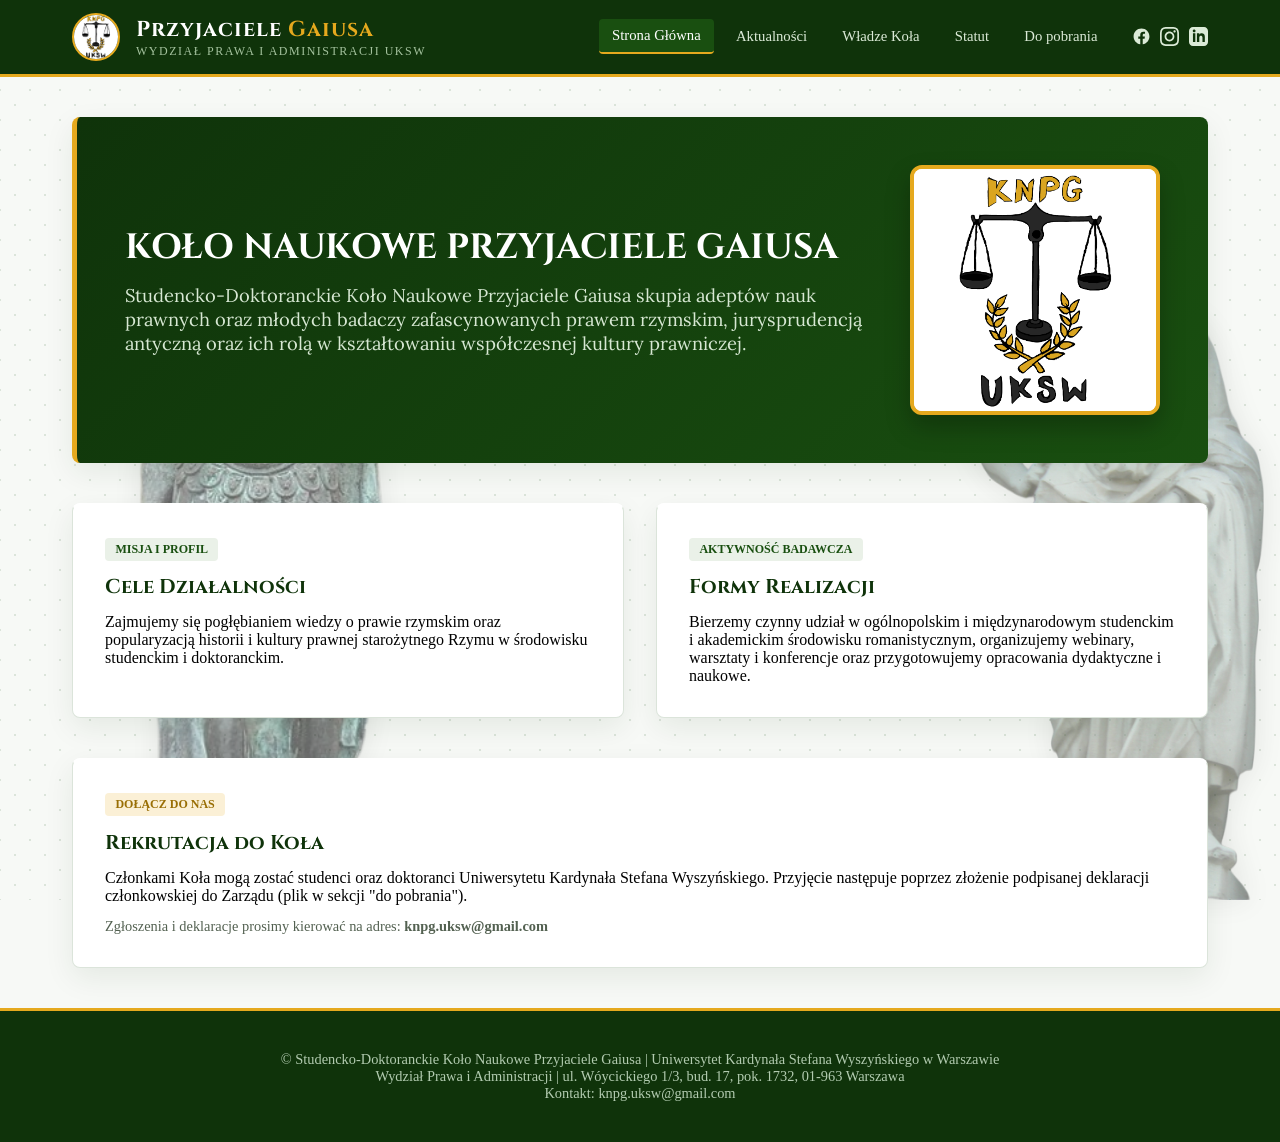
<file: index.html>
<!DOCTYPE html>
<html lang="pl">
<head>
    <meta charset="UTF-8">
    <meta name="viewport" content="width=device-width, initial-scale=1.0">
    <title>Koło Naukowe Przyjaciele Gaiusa | Strona Główna</title>
    <link rel="icon" type="image/jpeg" href="logo na insta.jpg">
    <link rel="preconnect" href="https://fonts.googleapis.com">
    <link rel="preconnect" href="https://fonts.gstatic.com" crossorigin>
    <link href="https://fonts.googleapis.com/css2?family=Cinzel:wght@600;700;800&family=Inter:wght@300;400;500;600&family=Lora:ital,wght@0,400;0,600;1,400&display=swap" rel="stylesheet">
    <link rel="stylesheet" href="style.css">
    <script src="components.js" defer></script>
</head>
<body>
    <img src="gaius.png" alt="Gaius Watermark" class="bg-watermark" onerror="this.style.display='none'">
    <img src="cezar.png" alt="Cesar Watermark" class="bg-watermark-left" onerror="this.style.display='none'">

    <site-header></site-header>

    <main>
        <section class="hero hero-with-logo">
            <div class="hero-text">
                <h2>KOŁO NAUKOWE PRZYJACIELE GAIUSA</h2>
                <p class="lead">
                    Studencko-Doktoranckie Koło Naukowe Przyjaciele Gaiusa skupia adeptów nauk prawnych oraz młodych badaczy zafascynowanych prawem rzymskim, jurysprudencją antyczną oraz ich rolą w kształtowaniu współczesnej kultury prawniczej.
                </p>
            </div>
            <div class="logo-showcase">
                <img src="logo na insta.jpg" alt="Logo Koła Naukowego Przyjaciele Gaiusa">
            </div>
        </section>

        <div class="grid-2">
            <div class="card">
                <span class="badge">Misja i Profil</span>
                <h3>Cele Działalności</h3>
                <p>
                    Zajmujemy się pogłębianiem wiedzy o prawie rzymskim oraz popularyzacją historii i kultury prawnej starożytnego Rzymu w środowisku studenckim i doktoranckim.
                </p>
            </div>
            <div class="card">
                <span class="badge">Aktywność Badawcza</span>
                <h3>Formy Realizacji</h3>
                <p>
                    Bierzemy czynny udział w ogólnopolskim i międzynarodowym studenckim i akademickim środowisku romanistycznym, organizujemy webinary, warsztaty i konferencje oraz przygotowujemy opracowania dydaktyczne i naukowe.
                </p>
            </div>
        </div>

        <div class="card">
            <span class="badge gold">Dołącz do nas</span>
            <h3>Rekrutacja do Koła</h3>
            <p style="margin-bottom: 0.8rem;">
                Członkami Koła mogą zostać studenci oraz doktoranci Uniwersytetu Kardynała Stefana Wyszyńskiego. Przyjęcie następuje poprzez złożenie podpisanej deklaracji członkowskiej do Zarządu (plik w sekcji "do pobrania").
            </p>
            <p class="role-desc">
                Zgłoszenia i deklaracje prosimy kierować na adres: <strong>knpg.uksw@gmail.com</strong>
            </p>
        </div>
    </main>

    <site-footer></site-footer>
</body>
</html>
</file>
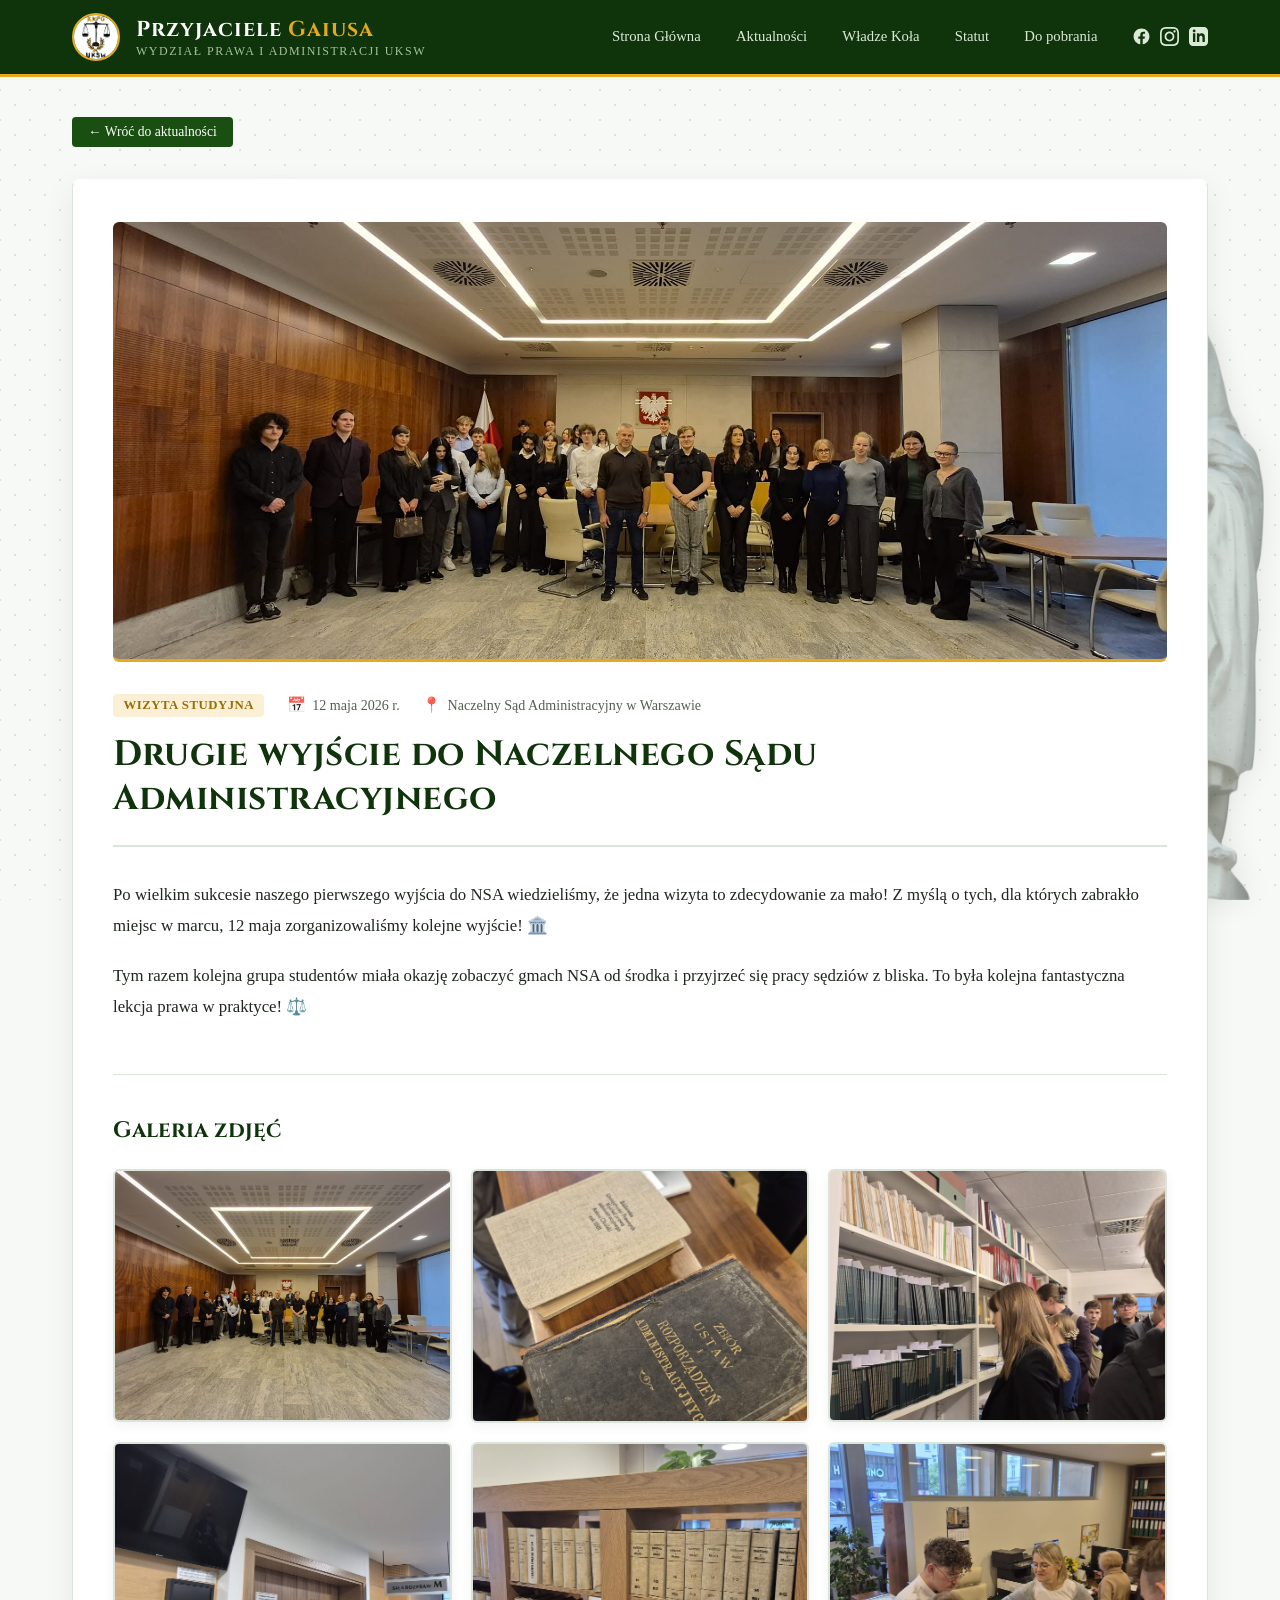
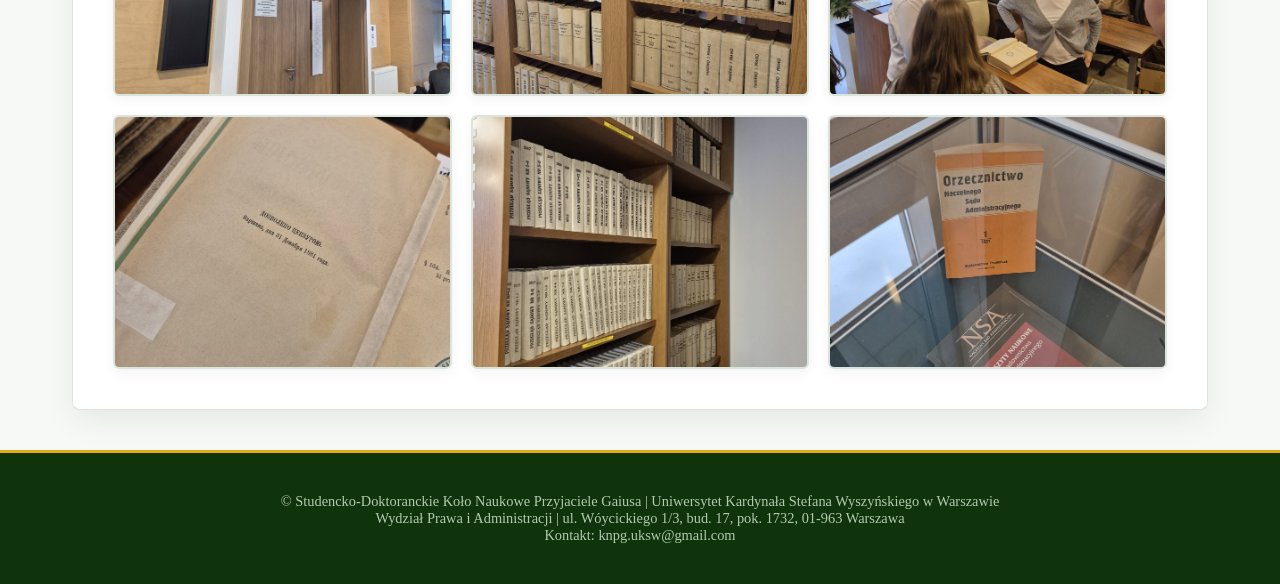
<file: II-wyjscie-NSA/index.html>
<!DOCTYPE html>
<html lang="pl">
<head>
    <meta charset="UTF-8">
    <meta name="viewport" content="width=device-width, initial-scale=1.0">
    <title>Koło Naukowe Przyjaciele Gaiusa | II Wyjście do NSA</title>
    <link rel="icon" type="image/jpeg" href="../logo na insta.jpg">
    <link rel="preconnect" href="https://fonts.googleapis.com">
    <link rel="preconnect" href="https://fonts.gstatic.com" crossorigin>
    <link href="https://fonts.googleapis.com/css2?family=Cinzel:wght@600;700;800&family=Inter:wght@300;400;500;600&family=Lora:ital,wght@0,400;0,600;1,400&display=swap" rel="stylesheet">
    <link rel="stylesheet" href="../style.css">
    <script src="../components-events.js" defer></script>
</head>
<body>
    <img src="../gaius.png" alt="Gaius Watermark" class="bg-watermark" onerror="this.style.display='none'">
    <img src="../cezar.png" alt="Cesar Watermark" class="bg-watermark-left" onerror="this.style.display='none'">

    <site-header></site-header>

    <main>
        <a href="../aktualnosci.html" class="btn-download" style="margin-bottom: 2rem;">&larr; Wróć do aktualności</a>

        <article class="card event-single-article">
            <!-- Zdjęcie główne wpisu -->
            <div class="event-banner">
                <img src="grafika-1.jpg" alt="Zdjęcie główne – II wyjście do NSA" onerror="this.src='../logo na insta.jpg'">
            </div>

            <div class="event-header-box">
                <div class="event-meta-top">
                    <span class="badge gold">Wizyta Studyjna</span>
                    <span class="meta-tag"><span class="meta-icon">📅</span> 12 maja 2026 r.</span>
                    <span class="meta-tag"><span class="meta-icon">📍</span> Naczelny Sąd Administracyjny w Warszawie</span>
                </div>
    
                <h2>Drugie wyjście do Naczelnego Sądu Administracyjnego</h2>
            </div>

            <!-- Treść opisu -->
            <div class="event-body-text">
                <p>
                    Po wielkim sukcesie naszego pierwszego wyjścia do NSA wiedzieliśmy, że jedna wizyta to zdecydowanie za mało! Z myślą o tych, dla których zabrakło miejsc w marcu, 12 maja zorganizowaliśmy kolejne wyjście! 🏛️
                </p>
                <p>
                    Tym razem kolejna grupa studentów miała okazję zobaczyć gmach NSA od środka i przyjrzeć się pracy sędziów z bliska. To była kolejna fantastyczna lekcja prawa w praktyce! ⚖️
                </p>
            </div>

            <!-- Galeria zdjęć z wydarzenia -->
            <section class="event-gallery-section">
                <h3>Galeria zdjęć</h3>
                <div class="event-gallery-grid">
                    <div class="gallery-item">
                        <img src="grafika-1.jpg" alt="Zdjęcie z wydarzenia 1" onerror="this.src='../logo na insta.jpg'">
                    </div>
                    <div class="gallery-item">
                        <img src="grafika-2.jpg" alt="Zdjęcie z wydarzenia 2" onerror="this.src='../logo na insta.jpg'">
                    </div>
                    <div class="gallery-item">
                        <img src="grafika-3.jpg" alt="Zdjęcie z wydarzenia 3" onerror="this.src='../logo na insta.jpg'">
                    </div>
                    <div class="gallery-item">
                        <img src="grafika-4.jpg" alt="Zdjęcie z wydarzenia 4" onerror="this.src='../logo na insta.jpg'">
                    </div>
                    <div class="gallery-item">
                        <img src="grafika-5.jpg" alt="Zdjęcie z wydarzenia 5" onerror="this.src='../logo na insta.jpg'">
                    </div>
                    <div class="gallery-item">
                        <img src="grafika-6.jpg" alt="Zdjęcie z wydarzenia 6" onerror="this.src='../logo na insta.jpg'">
                    </div>
                    <div class="gallery-item">
                        <img src="grafika-7.jpg" alt="Zdjęcie z wydarzenia 7" onerror="this.src='../logo na insta.jpg'">
                    </div>
                    <div class="gallery-item">
                        <img src="grafika-8.jpg" alt="Zdjęcie z wydarzenia 8" onerror="this.src='../logo na insta.jpg'">
                    </div>
                    <div class="gallery-item">
                        <img src="grafika-9.jpg" alt="Zdjęcie z wydarzenia 9" onerror="this.src='../logo na insta.jpg'">
                    </div>
                </div>
            </section>
        </article>
    </main>

    <site-footer></site-footer>
</body>
</html>
</file>
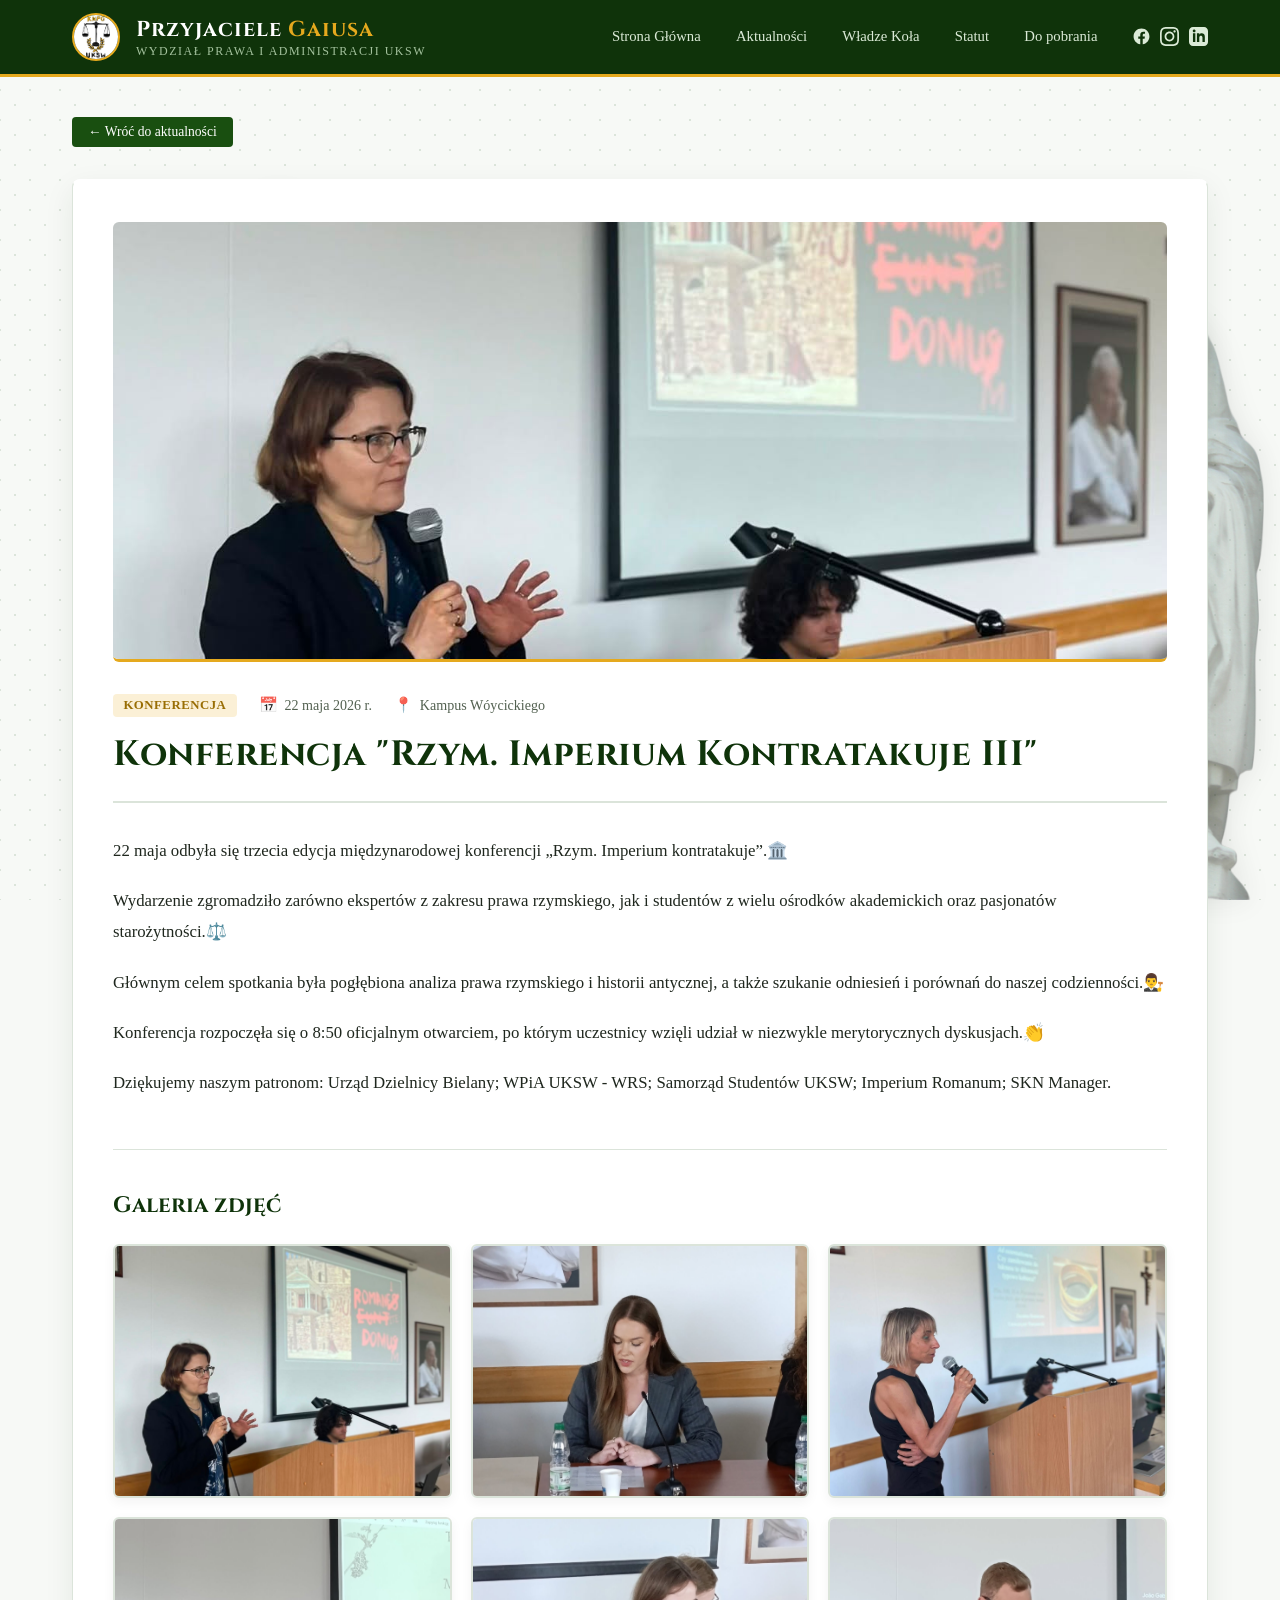
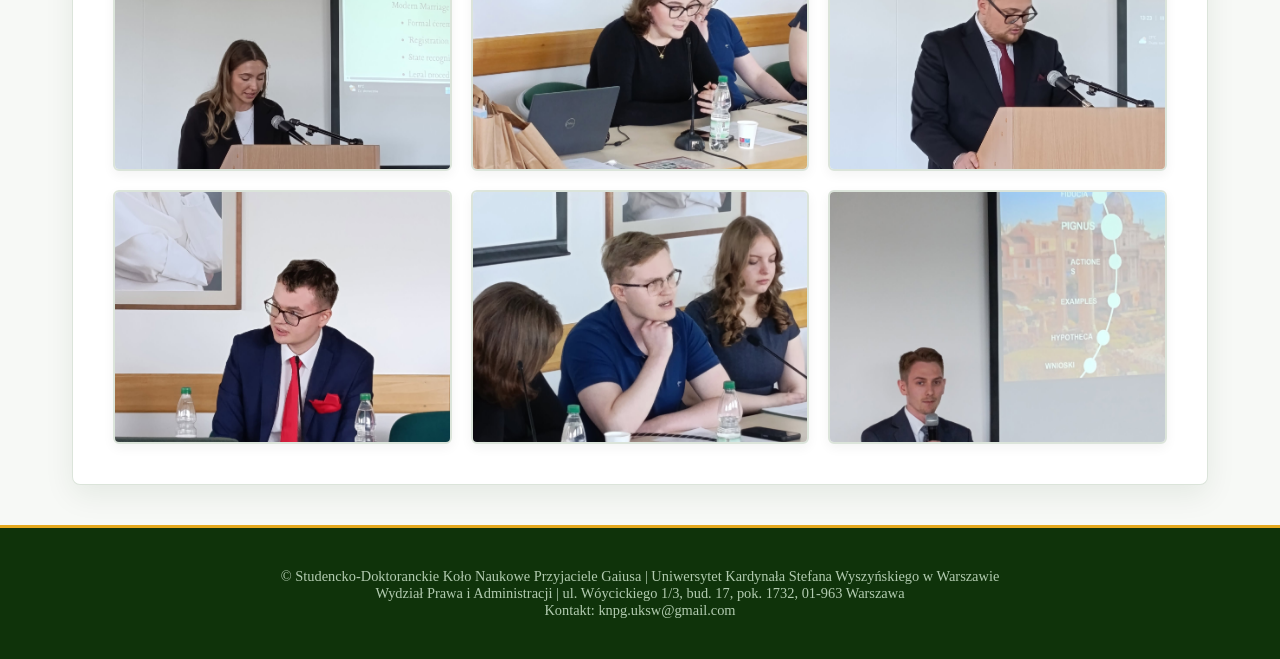
<file: rzym-imperium-3/index.html>
<!DOCTYPE html>
<html lang="pl">
<head>
    <meta charset="UTF-8">
    <meta name="viewport" content="width=device-width, initial-scale=1.0">
    <title>Koło Naukowe Przyjaciele Gaiusa | Relacja z wydarzenia</title>
    <link rel="icon" type="image/jpeg" href="../logo na insta.jpg">
    <link rel="preconnect" href="https://fonts.googleapis.com">
    <link rel="preconnect" href="https://fonts.gstatic.com" crossorigin>
    <link href="https://fonts.googleapis.com/css2?family=Cinzel:wght@600;700;800&family=Inter:wght@300;400;500;600&family=Lora:ital,wght@0,400;0,600;1,400&display=swap" rel="stylesheet">
    <link rel="stylesheet" href="../style.css">
    <script src="../components-events.js" defer></script>
</head>
<body>
    <img src="../gaius.png" alt="Gaius Watermark" class="bg-watermark" onerror="this.style.display='none'">
    <img src="../cezar.png" alt="Cesar Watermark" class="bg-watermark-left" onerror="this.style.display='none'">

    <site-header></site-header>

    <main>
        <a href="../aktualnosci.html" class="btn-download" style="margin-bottom: 2rem;">&larr; Wróć do aktualności</a>

        <article class="card event-single-article">
            <!-- Zdjęcie główne wpisu -->
            <div class="event-banner">
                <img src="grafika-1.jpg" alt="Zdjęcie główne wydarzenia" onerror="this.src='../logo na insta.jpg'">
            </div>

            <div class="event-header-box">
                <div class="event-meta-top">
                    <span class="badge gold">Konferencja</span>
                    <span class="meta-tag"><span class="meta-icon">📅</span> 22 maja 2026 r.</span>
                    <span class="meta-tag"><span class="meta-icon">📍</span> Kampus Wóycickiego</span>
                </div>
    
              <h2>Konferencja "Rzym. Imperium Kontratakuje III"</h2>
            </div>

            <!-- Treść opisu -->
            <div class="event-body-text">
                <p>
                    22 maja odbyła się trzecia edycja międzynarodowej konferencji „Rzym. Imperium kontratakuje”.🏛️
                </p>
                <p>
                    Wydarzenie zgromadziło zarówno ekspertów z zakresu prawa rzymskiego, jak i studentów z wielu ośrodków akademickich oraz pasjonatów starożytności.⚖️
                </p>
                <p>
                    Głównym celem spotkania była pogłębiona analiza prawa rzymskiego i historii antycznej, a także szukanie odniesień i porównań do naszej codzienności.👨‍⚖️
                </p>
                <p>
                    Konferencja rozpoczęła się o 8:50 oficjalnym otwarciem, po którym uczestnicy wzięli udział w niezwykle merytorycznych dyskusjach.👏
                <p>
                    Dziękujemy naszym patronom: Urząd Dzielnicy Bielany; WPiA UKSW - WRS; Samorząd Studentów UKSW; Imperium Romanum; SKN Manager.
                </p>
            </div>

            <!-- Galeria zdjęć z wydarzenia -->
            <section class="event-gallery-section">
                <h3>Galeria zdjęć</h3>
                <div class="event-gallery-grid">
                    <div class="gallery-item">
                        <img src="grafika-1.jpg" alt="Zdjęcie z wydarzenia 1" onerror="this.src='../logo na insta.jpg'">
                    </div>
                    <div class="gallery-item">
                        <img src="grafika-2.jpg" alt="Zdjęcie z wydarzenia 2" onerror="this.src='../logo na insta.jpg'">
                    </div>
                    <div class="gallery-item">
                        <img src="grafika-3.jpg" alt="Zdjęcie z wydarzenia 3" onerror="this.src='../logo na insta.jpg'">
                    </div>
                    <div class="gallery-item">
                        <img src="grafika-4.jpg" alt="Zdjęcie z wydarzenia 4" onerror="this.src='../logo na insta.jpg'">
                    </div>
                    <div class="gallery-item">
                        <img src="grafika-5.jpg" alt="Zdjęcie z wydarzenia 5" onerror="this.src='../logo na insta.jpg'">
                    </div>
                    <div class="gallery-item">
                        <img src="grafika-6.jpg" alt="Zdjęcie z wydarzenia 6" onerror="this.src='../logo na insta.jpg'">
                    </div>
                    <div class="gallery-item">
                        <img src="grafika-7.jpg" alt="Zdjęcie z wydarzenia 7" onerror="this.src='../logo na insta.jpg'">
                    </div>
                    <div class="gallery-item">
                        <img src="grafika-8.jpg" alt="Zdjęcie z wydarzenia 8" onerror="this.src='../logo na insta.jpg'">
                    </div>
                    <div class="gallery-item">
                        <img src="grafika-9.jpg" alt="Zdjęcie z wydarzenia 9" onerror="this.src='../logo na insta.jpg'">
                    </div>
                </div>
            </section>
        </article>
    </main>

    <site-footer></site-footer>
</body>
</html>
</file>
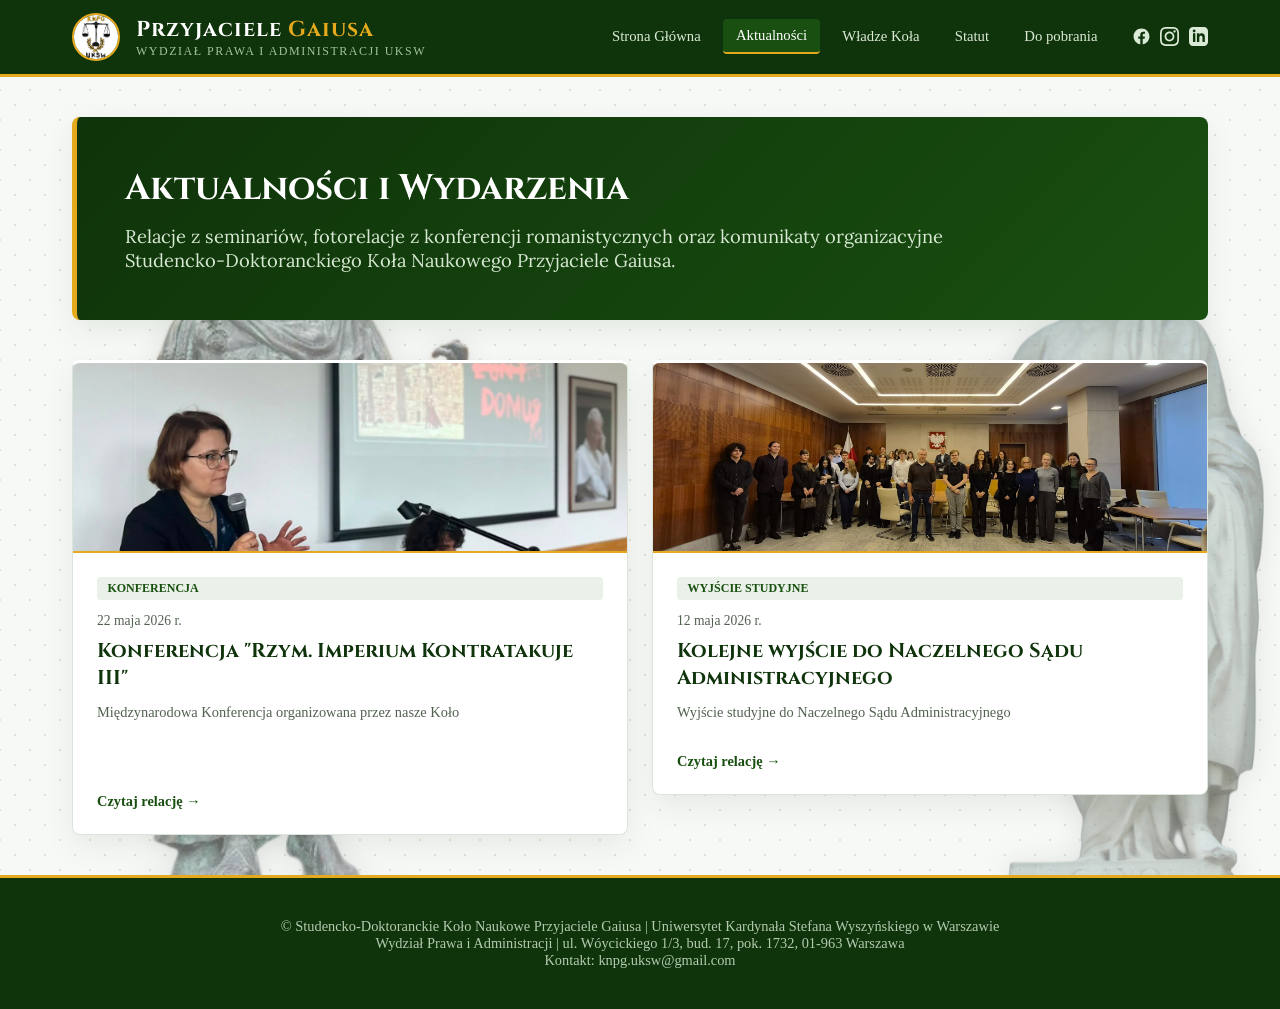
<file: aktualnosci.html>
<!DOCTYPE html>
<html lang="pl">
<head>
    <meta charset="UTF-8">
    <meta name="viewport" content="width=device-width, initial-scale=1.0">
    <title>Koło Naukowe Przyjaciele Gaiusa | Aktualności</title>
    <link rel="icon" type="image/jpeg" href="logo na insta.jpg">
    <link rel="preconnect" href="https://fonts.googleapis.com">
    <link rel="preconnect" href="https://fonts.gstatic.com" crossorigin>
    <link href="https://fonts.googleapis.com/css2?family=Cinzel:wght@600;700;800&family=Inter:wght@300;400;500;600&family=Lora:ital,wght@0,400;0,600;1,400&display=swap" rel="stylesheet">
    <link rel="stylesheet" href="style.css">
    <script src="components.js" defer></script>
</head>
<body>
    <img src="gaius.png" alt="Gaius Watermark" class="bg-watermark" onerror="this.style.display='none'">
    <img src="cezar.png" alt="Cesar Watermark" class="bg-watermark-left" onerror="this.style.display='none'">

    <site-header></site-header>

    <main>
        <div class="hero">
            <h2>Aktualności i Wydarzenia</h2>
            <p class="lead">Relacje z seminariów, fotorelacje z konferencji romanistycznych oraz komunikaty organizacyjne Studencko-Doktoranckiego Koła Naukowego Przyjaciele Gaiusa.</p>
        </div>

        <div class="grid-3">
            <div class="card news-card">
                <img src="rzym-imperium-3/grafika-1.jpg" alt="Rzym. Imperium Kontratakuje III" class="news-thumb" onerror="this.src='logo na insta.jpg'">
                <div class="news-body">
                    <span class="badge">Konferencja</span>
                    <div class="date">22 maja 2026 r.</div>
                    <h3>Konferencja "Rzym. Imperium Kontratakuje III"</h3>
                    <p class="role-desc" style="margin-bottom: 1rem;">Międzynarodowa Konferencja organizowana przez nasze Koło</p>
                    <div class="news-actions">
                        <a href="rzym-imperium-3/index.html" class="btn-link">Czytaj relację &rarr;</a>
                    </div>
                </div>
            </div>
            <div class="grid-3">
            <div class="card news-card">
                <img src="II-wyjscie-NSA/grafika-1.jpg" alt="II wyjscie NSA" class="news-thumb" onerror="this.src='logo na insta.jpg'">
                <div class="news-body">
                    <span class="badge">Wyjście studyjne</span>
                    <div class="date">12 maja 2026 r.</div>
                    <h3>Kolejne wyjście do Naczelnego Sądu Administracyjnego</h3>
                    <p class="role-desc" style="margin-bottom: 1rem;">Wyjście studyjne do Naczelnego Sądu Administracyjnego</p>
                    <div class="news-actions">
                        <a href="II-wyjscie-NSA/index.html" class="btn-link">Czytaj relację &rarr;</a>
                    </div>
                </div>
            </div>
        </div>
    </main>

    <site-footer></site-footer>
</body>
</html>
</file>
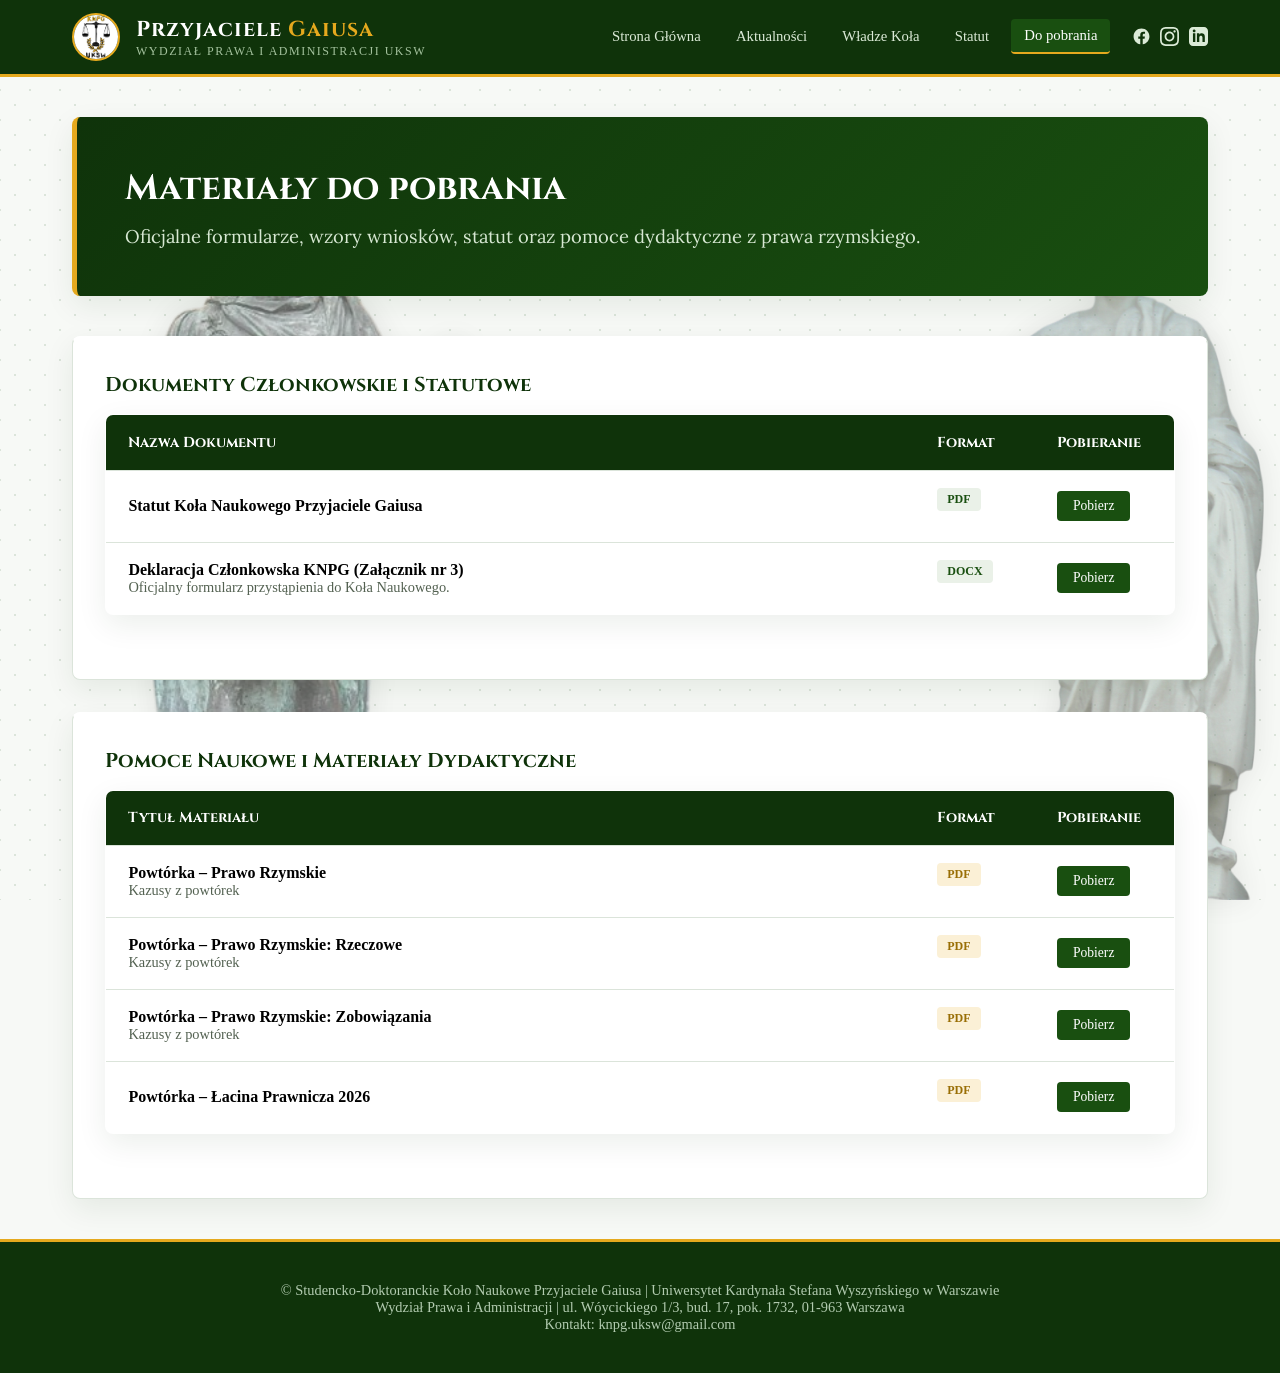
<file: do-pobrania.html>
<!DOCTYPE html>
<html lang="pl">
<head>
    <meta charset="UTF-8">
    <meta name="viewport" content="width=device-width, initial-scale=1.0">
    <title>Koło Naukowe Przyjaciele Gaiusa | Do pobrania</title>
    <link rel="icon" type="image/jpeg" href="logo na insta.jpg">
    <link rel="preconnect" href="https://fonts.googleapis.com">
    <link rel="preconnect" href="https://fonts.gstatic.com" crossorigin>
    <link href="https://fonts.googleapis.com/css2?family=Cinzel:wght@600;700;800&family=Inter:wght@300;400;500;600&family=Lora:ital,wght@0,400;0,600;1,400&display=swap" rel="stylesheet">
    <link rel="stylesheet" href="style.css">
    <script src="components.js" defer></script>
</head>
<body>
    <img src="gaius.png" alt="Gaius Watermark" class="bg-watermark" onerror="this.style.display='none'">
    <img src="cezar.png" alt="Cesar Watermark" class="bg-watermark-left" onerror="this.style.display='none'">

    <site-header></site-header>

    <main>
        <div class="hero">
            <h2>Materiały do pobrania</h2>
            <p class="lead">Oficjalne formularze, wzory wniosków, statut oraz pomoce dydaktyczne z prawa rzymskiego.</p>
        </div>

        <div class="card" style="margin-bottom: 2rem;">
            <h3>Dokumenty Członkowskie i Statutowe</h3>
            <table class="download-table" style="margin-top: 1rem;">
                <thead>
                    <tr>
                        <th>Nazwa Dokumentu</th>
                        <th style="width: 120px;">Format</th>
                        <th style="width: 140px;">Pobieranie</th>
                    </tr>
                </thead>
                <tbody>
                    <tr>
                        <td>
                            <strong>Statut Koła Naukowego Przyjaciele Gaiusa</strong>
                            <div class="role-desc"></div>
                        </td>
                        <td><span class="badge">PDF</span></td>
                        <td><a href="do-pobrania/statut.pdf" class="btn-download" download>Pobierz</a></td>
                    </tr>
                    <tr>
                        <td>
                            <strong>Deklaracja Członkowska KNPG (Załącznik nr 3)</strong>
                            <div class="role-desc">Oficjalny formularz przystąpienia do Koła Naukowego.</div>
                        </td>
                        <td><span class="badge">DOCX</span></td>
                        <td><a href="do-pobrania/deklaracja-członkowska.docx" class="btn-download" download>Pobierz</a></td>
                    </tr>
                </tbody>
            </table>
        </div>

        <div class="card">
            <h3>Pomoce Naukowe i Materiały Dydaktyczne</h3>
            <table class="download-table" style="margin-top: 1rem;">
                <thead>
                    <tr>
                        <th>Tytuł Materiału</th>
                        <th style="width: 120px;">Format</th>
                        <th style="width: 140px;">Pobieranie</th>
                    </tr>
                </thead>
                <tbody>
                    <tr>
                        <td>
                            <strong>Powtórka – Prawo Rzymskie</strong>
                            <div class="role-desc">Kazusy z powtórek</div>
                        </td>
                        <td><span class="badge gold">PDF</span></td>
                        <td><a href="do-pobrania/powtorka-prawo-rzymskie.pdf" class="btn-download" download>Pobierz</a></td>
                    </tr>
                    <tr>
                        <td>
                            <strong>Powtórka – Prawo Rzymskie: Rzeczowe</strong>
                            <div class="role-desc">Kazusy z powtórek</div>
                        </td>
                        <td><span class="badge gold">PDF</span></td>
                        <td><a href="do-pobrania/powtorka-prawo-rzymskie-rzeczowe.pdf" class="btn-download" download>Pobierz</a></td>
                    </tr>
                    <tr>
                        <td>
                            <strong>Powtórka – Prawo Rzymskie: Zobowiązania</strong>
                            <div class="role-desc">Kazusy z powtórek</div>
                        </td>
                        <td><span class="badge gold">PDF</span></td>
                        <td><a href="do-pobrania/powtorka-prawo-rzymskie-zobowiazania.pdf" class="btn-download" download>Pobierz</a></td>
                    </tr>
                    <tr>
                        <td>
                            <strong>Powtórka – Łacina Prawnicza 2026</strong>
                            <div class="role-desc"></div>
                        </td>
                        <td><span class="badge gold">PDF</span></td>
                        <td><a href="https://drive.google.com/file/d/1FY6Fa0U5SxI3lDndSNDTslyaPUuKtW2S/view" class="btn-download" download>Pobierz</a></td>
                    </tr>
                </tbody>
            </table>
        </div>
    </main>

    <site-footer></site-footer>
</body>
</html>
</file>
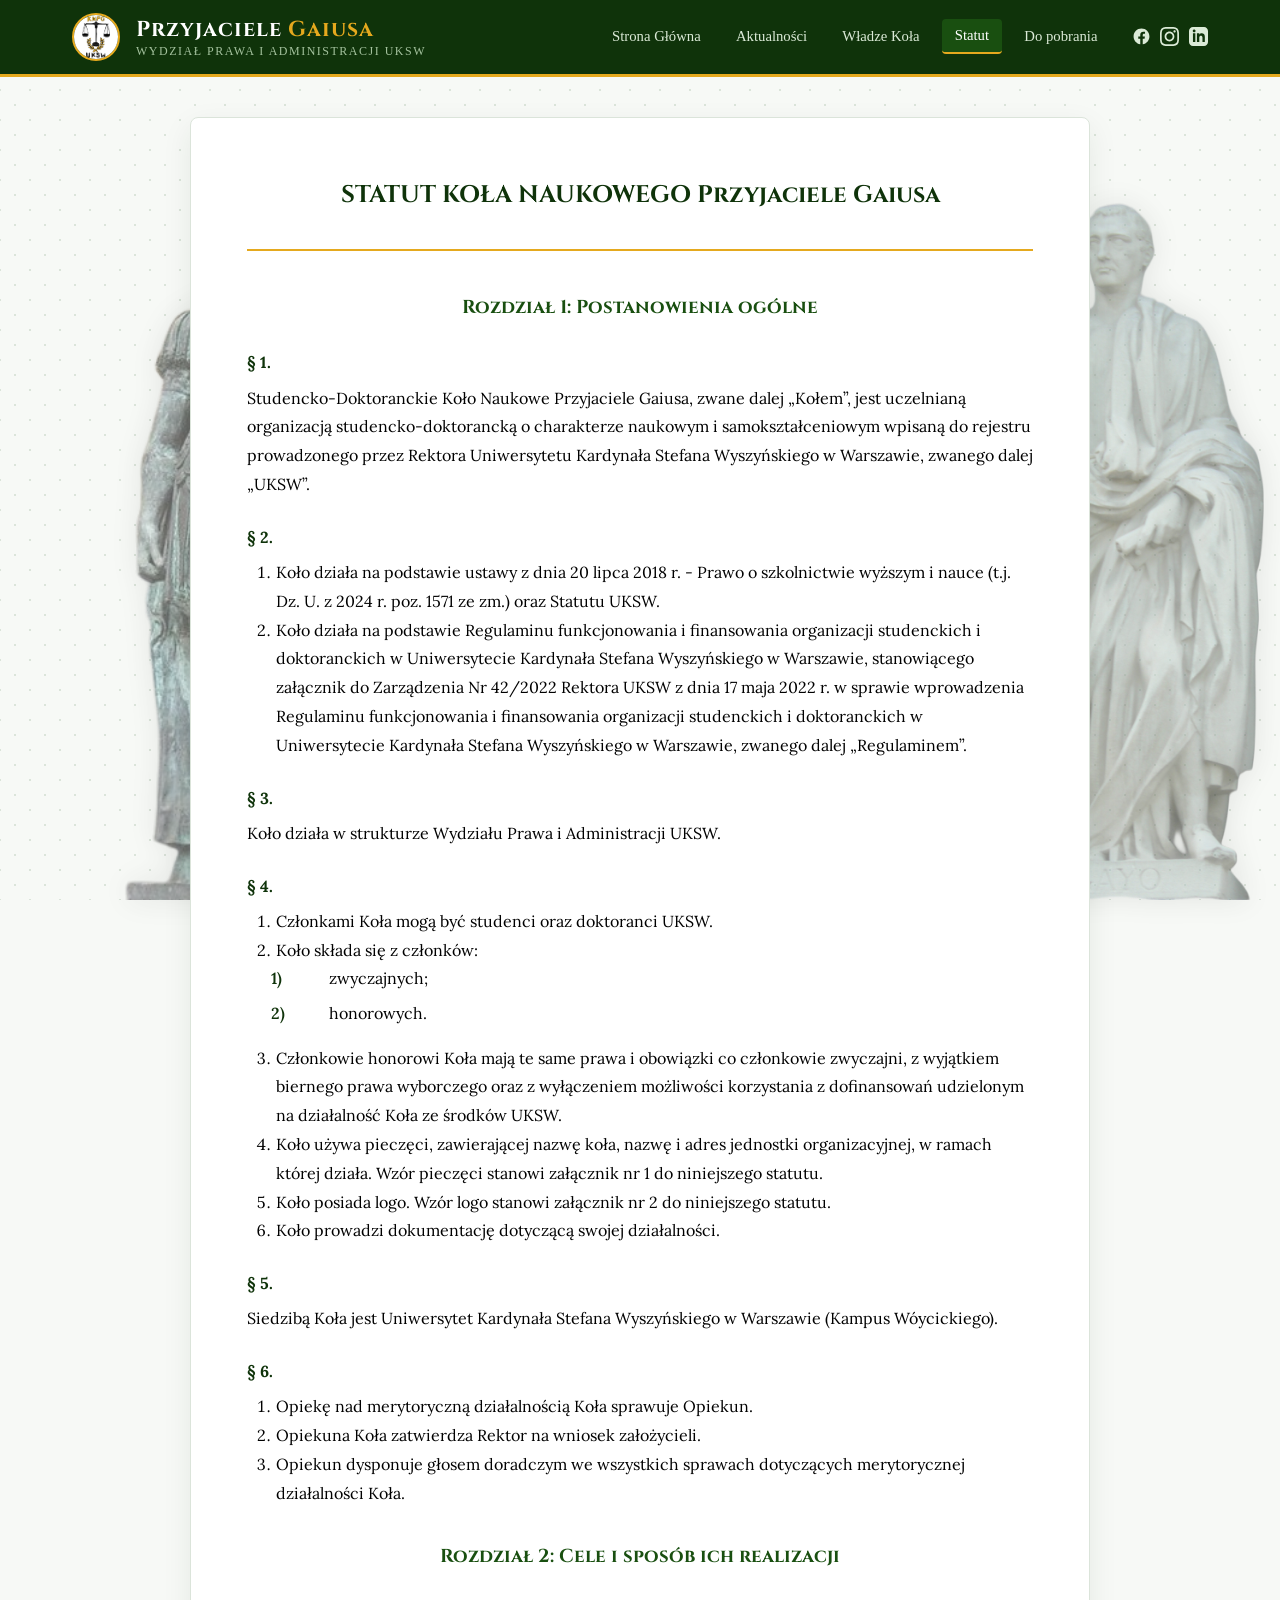
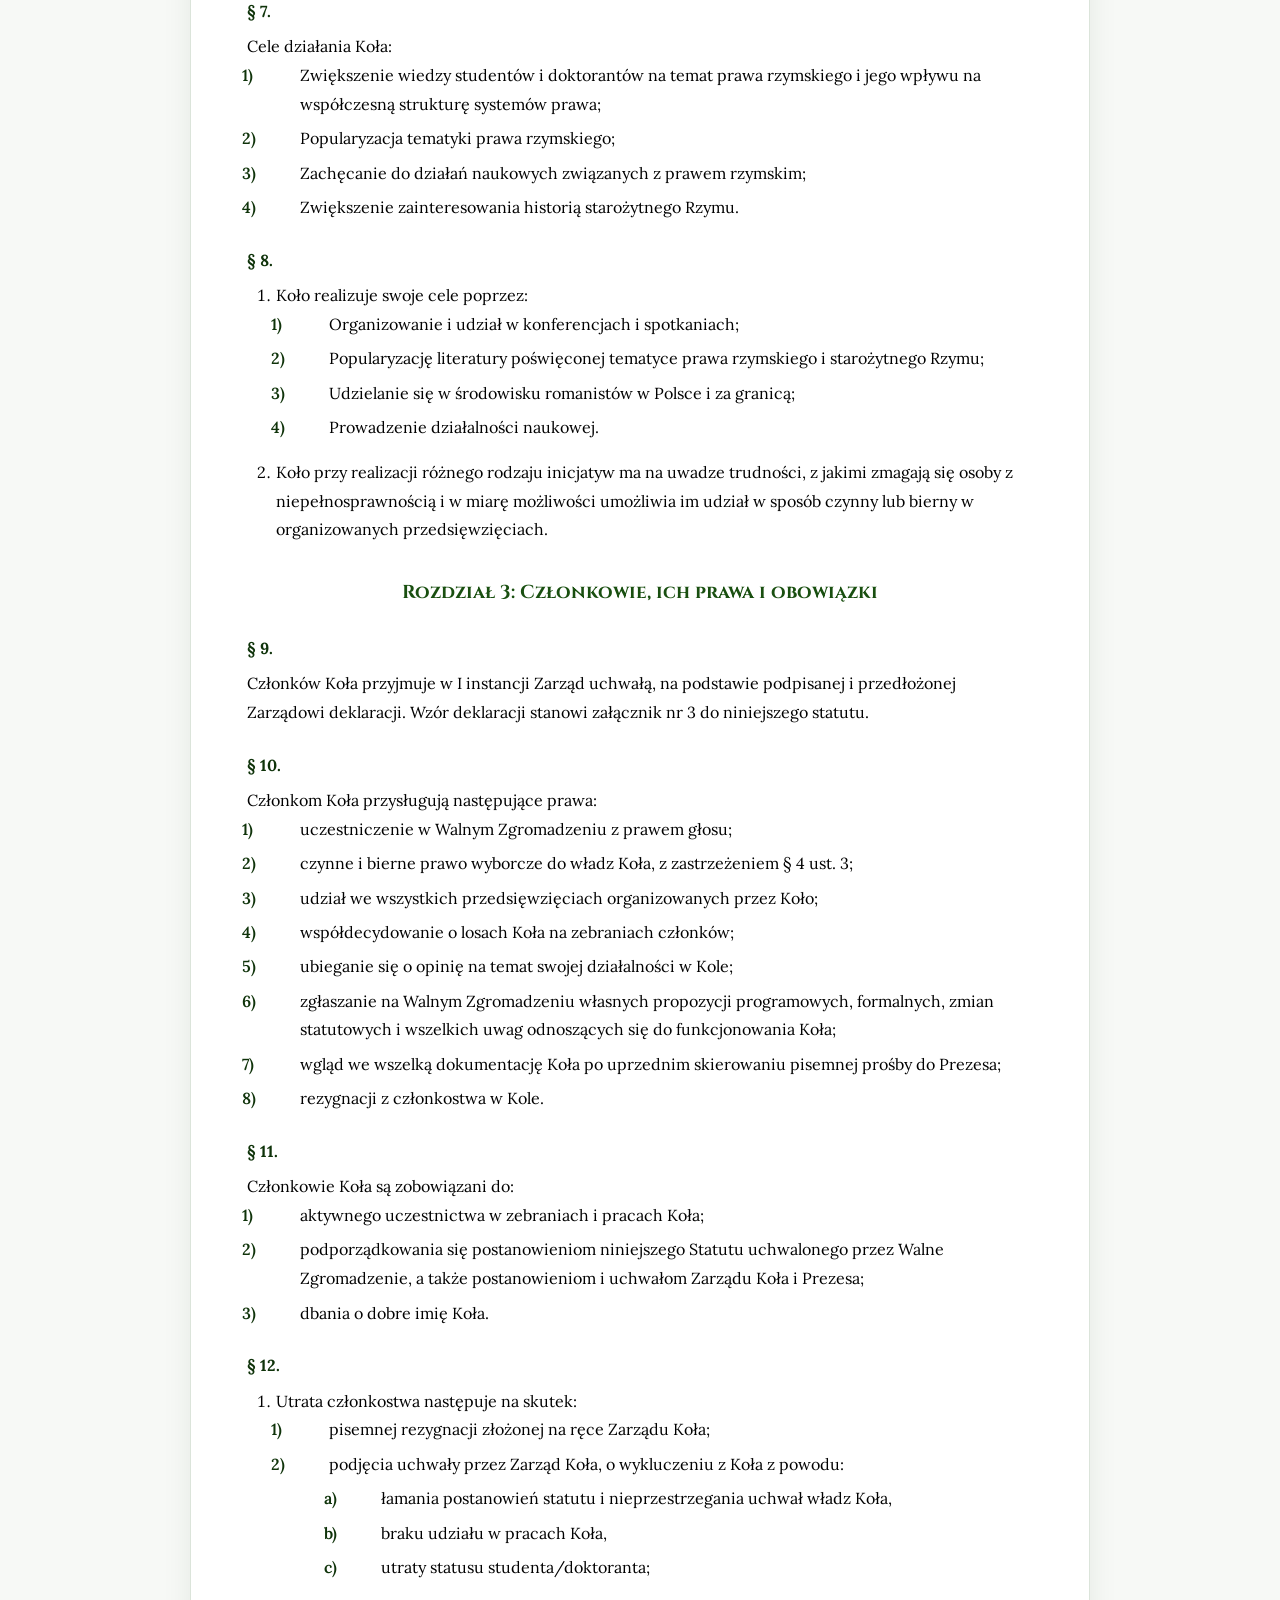
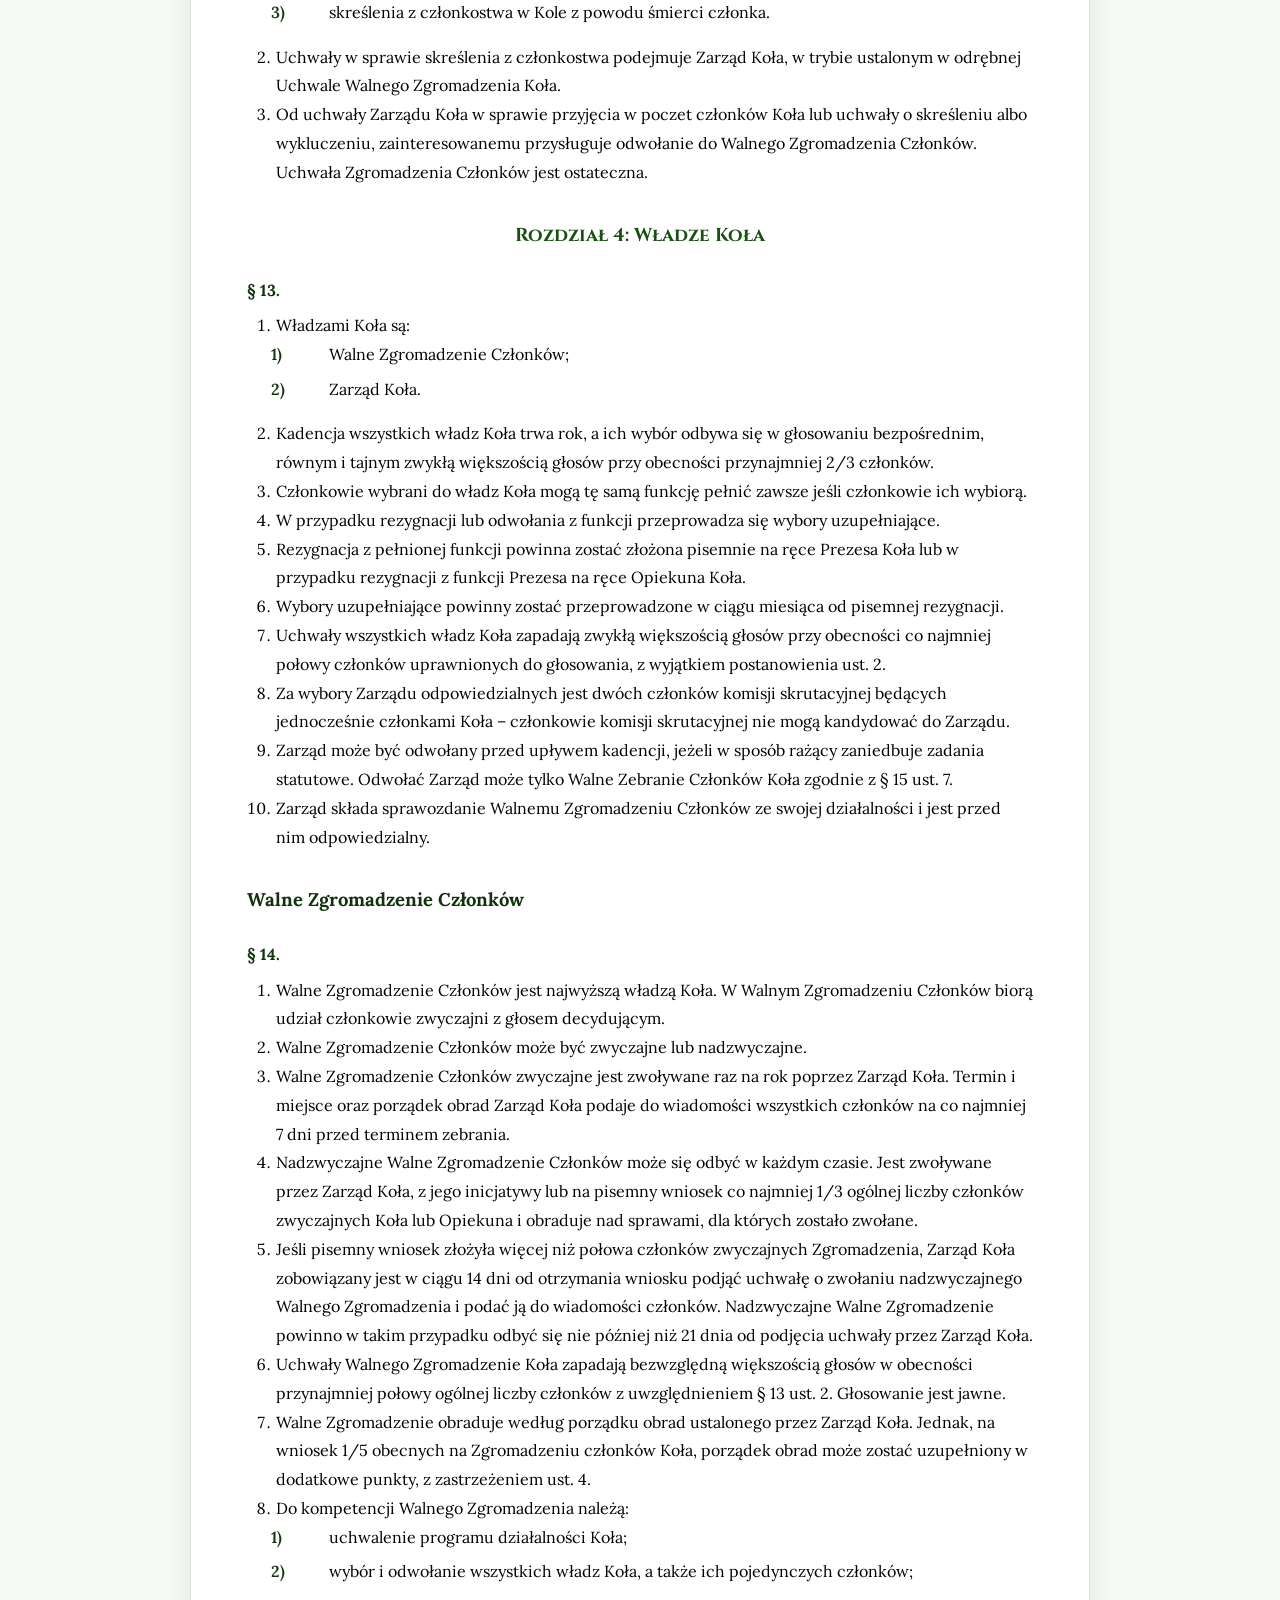
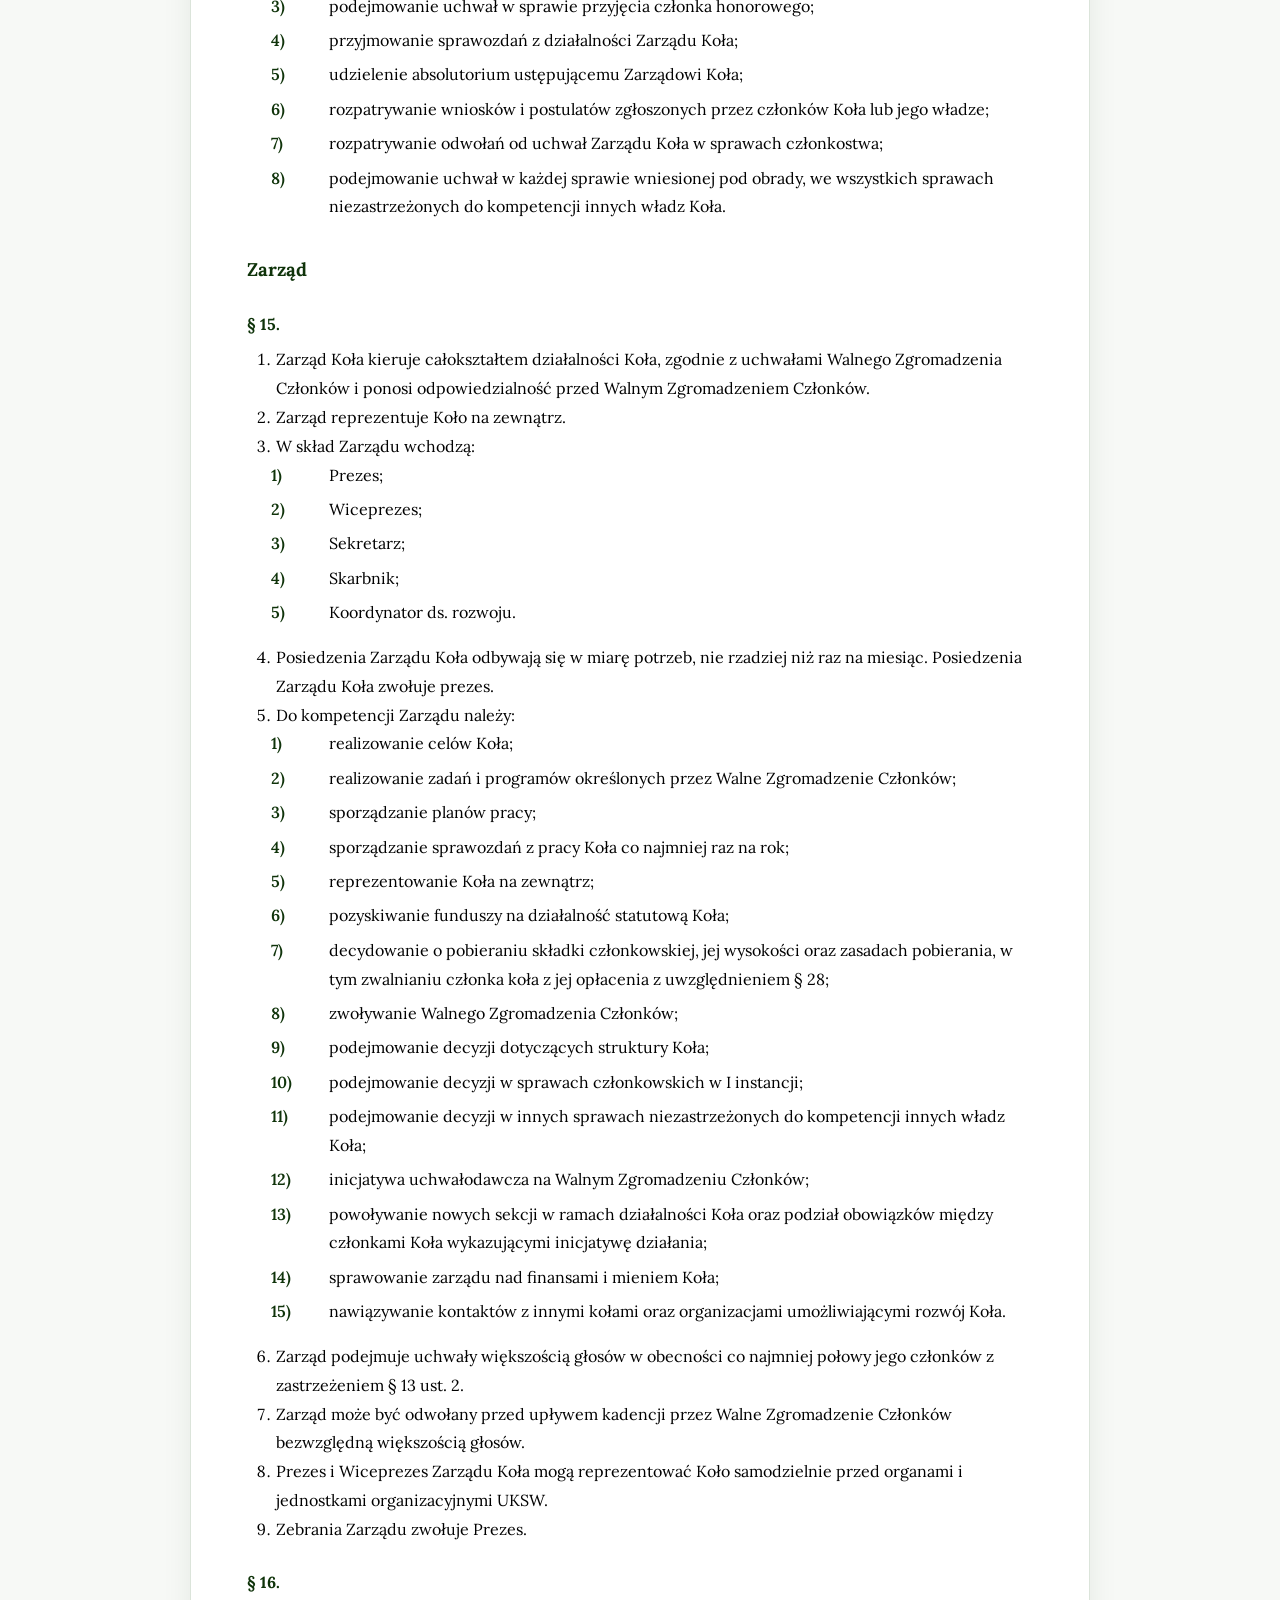
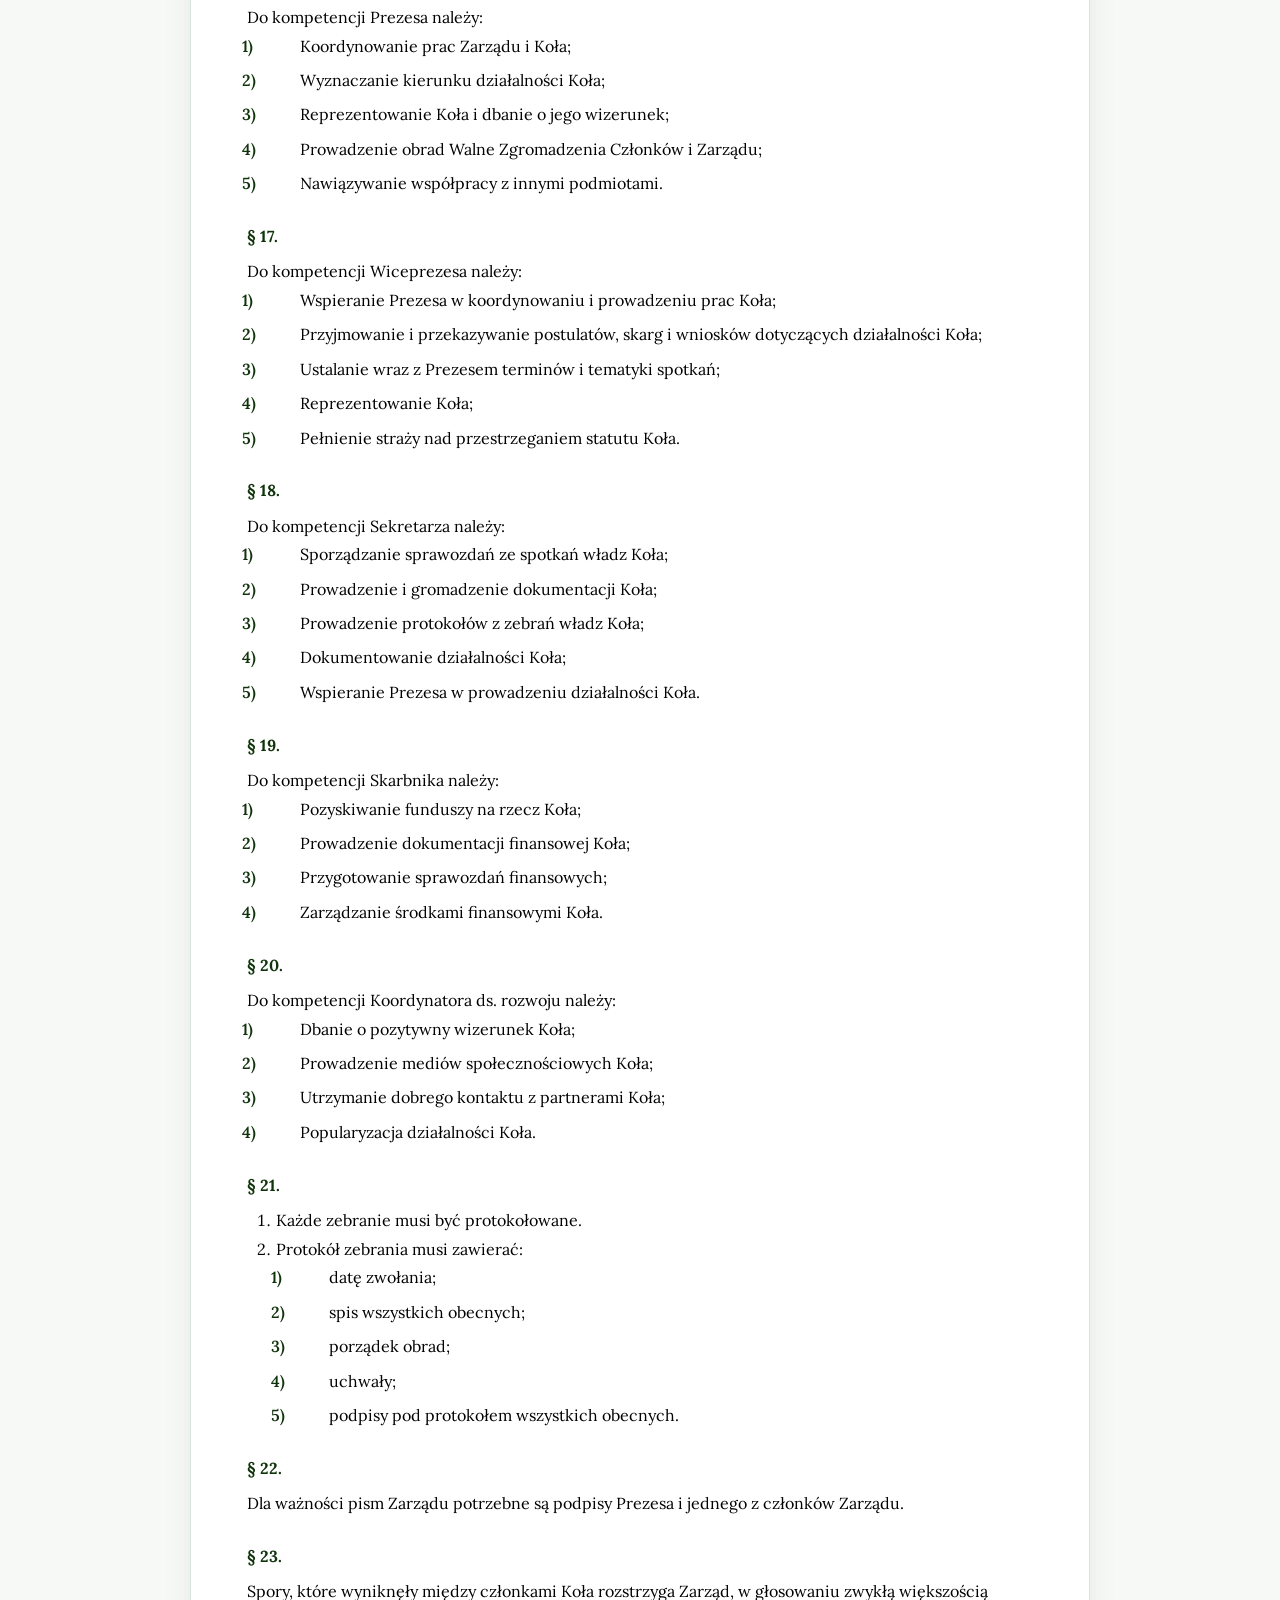
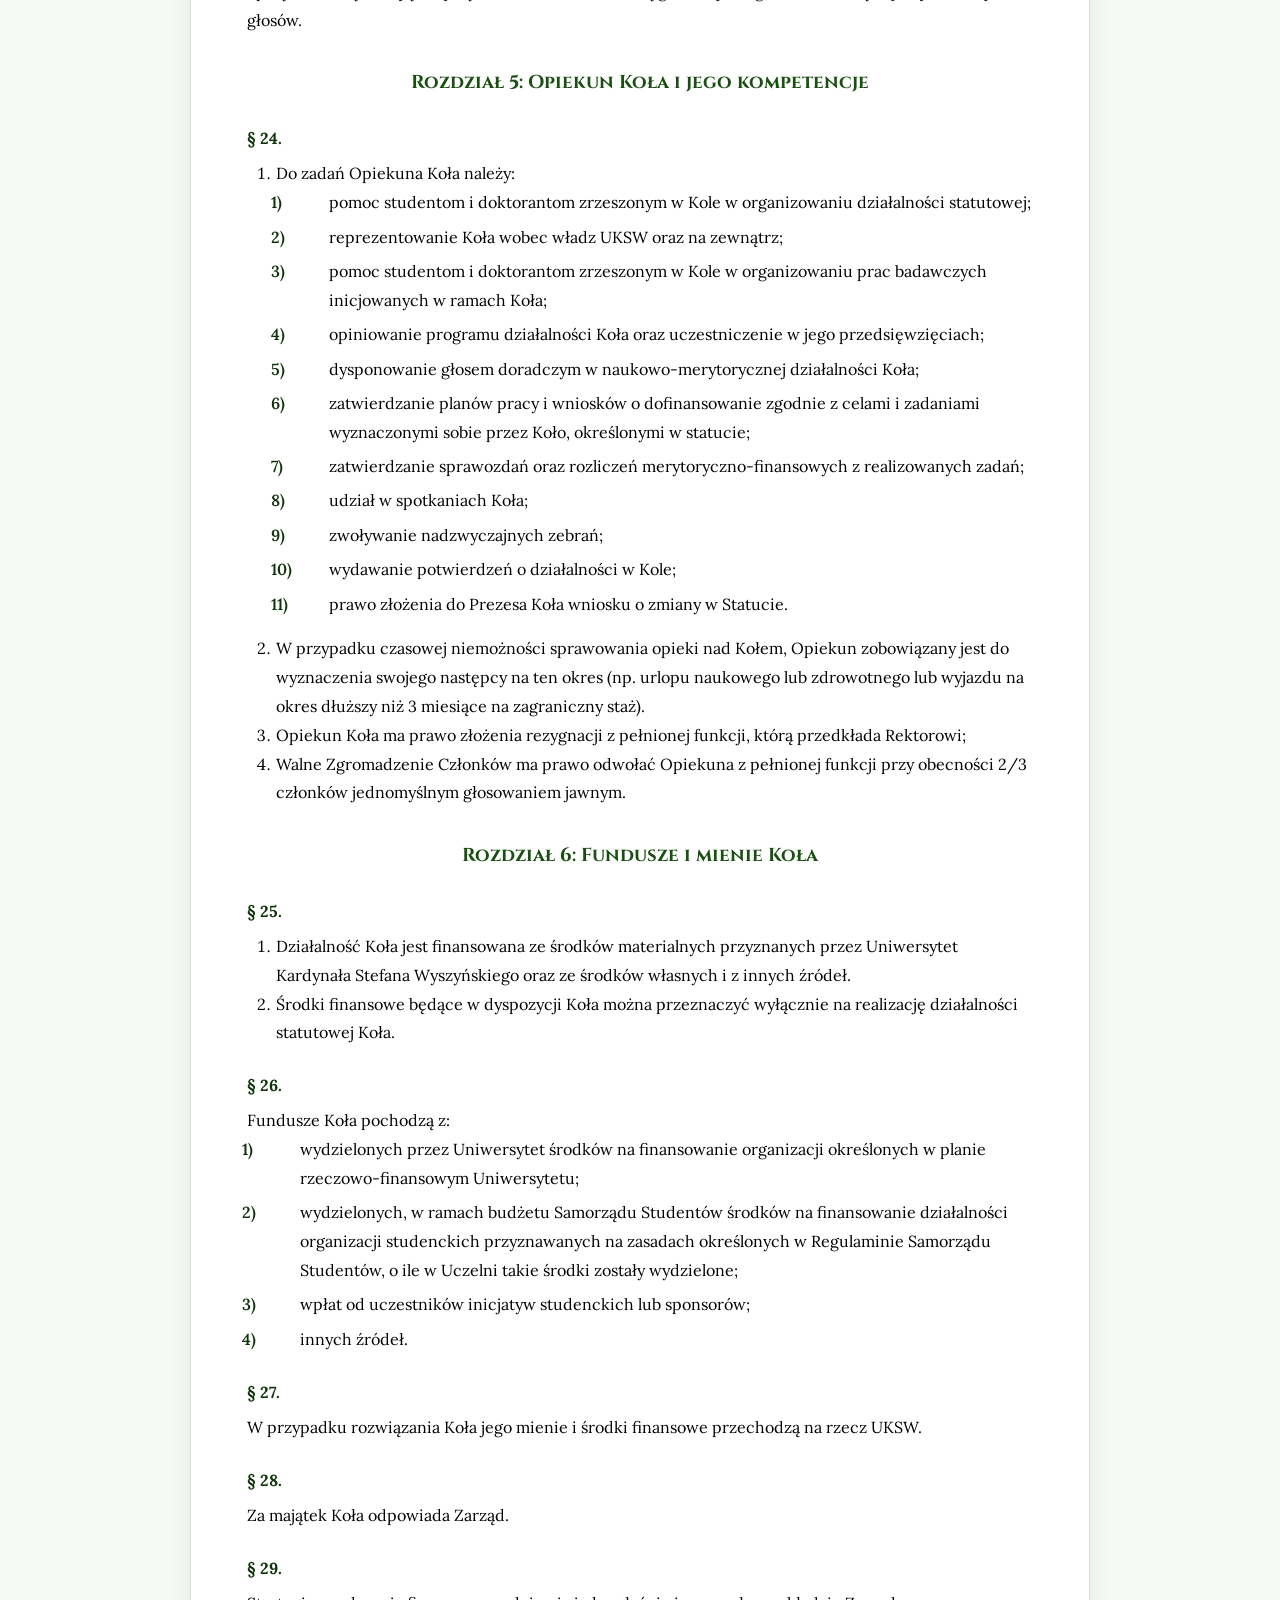
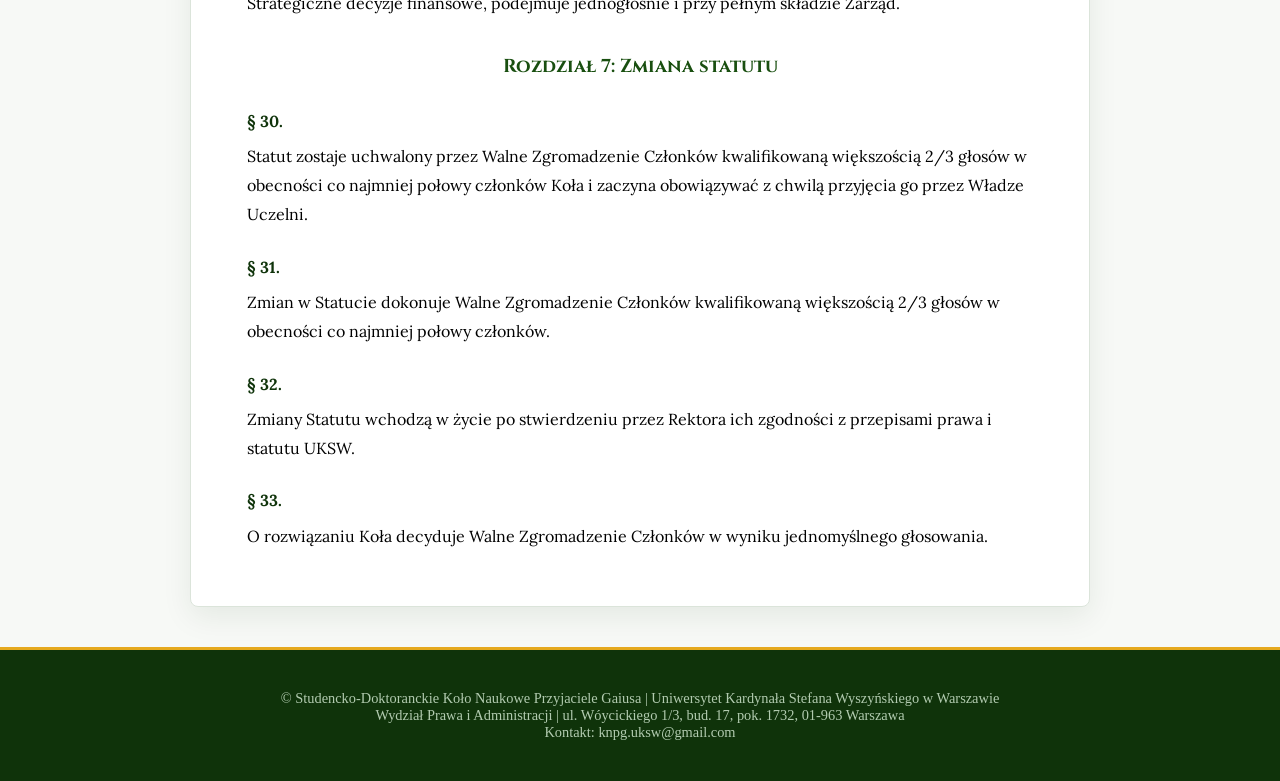
<file: statut.html>
<!DOCTYPE html>
<html lang="pl">
<head>
    <meta charset="UTF-8">
    <meta name="viewport" content="width=device-width, initial-scale=1.0">
    <title>Koło Naukowe Przyjaciele Gaiusa | Statut</title>
    <link rel="icon" type="image/jpeg" href="logo na insta.jpg">
    <link rel="preconnect" href="https://fonts.googleapis.com">
    <link rel="preconnect" href="https://fonts.gstatic.com" crossorigin>
    <link href="https://fonts.googleapis.com/css2?family=Cinzel:wght@600;700;800&family=Inter:wght@300;400;500;600&family=Lora:ital,wght@0,400;0,600;1,400&display=swap" rel="stylesheet">
    <link rel="stylesheet" href="style.css">
    <script src="components.js" defer></script>
    <style>
        .statute-container ol.bracket-list {
            list-style-type: none;
            counter-reset: item;
            padding-left: 0;
            margin-left: 1.5rem;
            margin-bottom: 1rem;
        }
        .statute-container ol.bracket-list > li {
            counter-increment: item;
            margin-bottom: 0.35rem;
            text-indent: -1.8rem;
            padding-left: 1.8rem;
        }
        .statute-container ol.bracket-list > li::before {
            content: counter(item) ") ";
            font-weight: 600;
            color: var(--primary-dark);
            display: inline-block;
            width: 1.8rem;
        }
        .statute-container ol.bracket-list ol.bracket-list {
            counter-reset: subitem;
            margin-left: 1.5rem;
            margin-top: 0.35rem;
        }
        .statute-container ol.bracket-list ol.bracket-list > li {
            counter-increment: subitem;
            text-indent: -1.8rem;
            padding-left: 1.8rem;
        }
        .statute-container ol.bracket-list ol.bracket-list > li::before {
            content: counter(subitem, lower-alpha) ") ";
            width: 1.8rem;
        }
    </style>
</head>
<body>
    <img src="gaius.png" alt="Gaius Watermark" class="bg-watermark" onerror="this.style.display='none'">
    <img src="cezar.png" alt="Cesar Watermark" class="bg-watermark-left" onerror="this.style.display='none'">

    <site-header></site-header>

    <main>
        <div class="statute-container">
            <h2>STATUT KOŁA NAUKOWEGO Przyjaciele Gaiusa</h2>
            <div class="statute-meta">
            </div>

            <h3>Rozdział 1: Postanowienia ogólne</h3>
            <p class="par">§ 1.</p>
            <p>Studencko-Doktoranckie Koło Naukowe Przyjaciele Gaiusa, zwane dalej „Kołem”, jest uczelnianą organizacją studencko-doktorancką o charakterze naukowym i samokształceniowym wpisaną do rejestru prowadzonego przez Rektora Uniwersytetu Kardynała Stefana Wyszyńskiego w Warszawie, zwanego dalej „UKSW”.</p>

            <p class="par">§ 2.</p>
            <ol>
                <li>Koło działa na podstawie ustawy z dnia 20 lipca 2018 r. - Prawo o szkolnictwie wyższym i nauce (t.j. Dz. U. z 2024 r. poz. 1571 ze zm.) oraz Statutu UKSW.</li>
                <li>Koło działa na podstawie Regulaminu funkcjonowania i finansowania organizacji studenckich i doktoranckich w Uniwersytecie Kardynała Stefana Wyszyńskiego w Warszawie, stanowiącego załącznik do Zarządzenia Nr 42/2022 Rektora UKSW z dnia 17 maja 2022 r. w sprawie wprowadzenia Regulaminu funkcjonowania i finansowania organizacji studenckich i doktoranckich w Uniwersytecie Kardynała Stefana Wyszyńskiego w Warszawie, zwanego dalej „Regulaminem”.</li>
            </ol>

            <p class="par">§ 3.</p>
            <p>Koło działa w strukturze Wydziału Prawa i Administracji UKSW.</p>

            <p class="par">§ 4.</p>
            <ol>
                <li>Członkami Koła mogą być studenci oraz doktoranci UKSW.</li>
                <li>Koło składa się z członków:
                    <ol class="bracket-list">
                        <li>zwyczajnych;</li>
                        <li>honorowych.</li>
                    </ol>
                </li>
                <li>Członkowie honorowi Koła mają te same prawa i obowiązki co członkowie zwyczajni, z wyjątkiem biernego prawa wyborczego oraz z wyłączeniem możliwości korzystania z dofinansowań udzielonym na działalność Koła ze środków UKSW.</li>
                <li>Koło używa pieczęci, zawierającej nazwę koła, nazwę i adres jednostki organizacyjnej, w ramach której działa. Wzór pieczęci stanowi załącznik nr 1 do niniejszego statutu.</li>
                <li>Koło posiada logo. Wzór logo stanowi załącznik nr 2 do niniejszego statutu.</li>
                <li>Koło prowadzi dokumentację dotyczącą swojej działalności.</li>
            </ol>

            <p class="par">§ 5.</p>
            <p>Siedzibą Koła jest Uniwersytet Kardynała Stefana Wyszyńskiego w Warszawie (Kampus Wóycickiego).</p>

            <p class="par">§ 6.</p>
            <ol>
                <li>Opiekę nad merytoryczną działalnością Koła sprawuje Opiekun.</li>
                <li>Opiekuna Koła zatwierdza Rektor na wniosek założycieli.</li>
                <li>Opiekun dysponuje głosem doradczym we wszystkich sprawach dotyczących merytorycznej działalności Koła.</li>
            </ol>

            <h3>Rozdział 2: Cele i sposób ich realizacji</h3>
            <p class="par">§ 7.</p>
            <p>Cele działania Koła:</p>
            <ol class="bracket-list">
                <li>Zwiększenie wiedzy studentów i doktorantów na temat prawa rzymskiego i jego wpływu na współczesną strukturę systemów prawa;</li>
                <li>Popularyzacja tematyki prawa rzymskiego;</li>
                <li>Zachęcanie do działań naukowych związanych z prawem rzymskim;</li>
                <li>Zwiększenie zainteresowania historią starożytnego Rzymu.</li>
            </ol>

            <p class="par">§ 8.</p>
            <ol>
                <li>Koło realizuje swoje cele poprzez:
                    <ol class="bracket-list">
                        <li>Organizowanie i udział w konferencjach i spotkaniach;</li>
                        <li>Popularyzację literatury poświęconej tematyce prawa rzymskiego i starożytnego Rzymu;</li>
                        <li>Udzielanie się w środowisku romanistów w Polsce i za granicą;</li>
                        <li>Prowadzenie działalności naukowej.</li>
                    </ol>
                </li>
                <li>Koło przy realizacji różnego rodzaju inicjatyw ma na uwadze trudności, z jakimi zmagają się osoby z niepełnosprawnością i w miarę możliwości umożliwia im udział w sposób czynny lub bierny w organizowanych przedsięwzięciach.</li>
            </ol>

            <h3>Rozdział 3: Członkowie, ich prawa i obowiązki</h3>
            <p class="par">§ 9.</p>
            <p>Członków Koła przyjmuje w I instancji Zarząd uchwałą, na podstawie podpisanej i przedłożonej Zarządowi deklaracji. Wzór deklaracji stanowi załącznik nr 3 do niniejszego statutu.</p>

            <p class="par">§ 10.</p>
            <p>Członkom Koła przysługują następujące prawa:</p>
            <ol class="bracket-list">
                <li>uczestniczenie w Walnym Zgromadzeniu z prawem głosu;</li>
                <li>czynne i bierne prawo wyborcze do władz Koła, z zastrzeżeniem § 4 ust. 3;</li>
                <li>udział we wszystkich przedsięwzięciach organizowanych przez Koło;</li>
                <li>współdecydowanie o losach Koła na zebraniach członków;</li>
                <li>ubieganie się o opinię na temat swojej działalności w Kole;</li>
                <li>zgłaszanie na Walnym Zgromadzeniu własnych propozycji programowych, formalnych, zmian statutowych i wszelkich uwag odnoszących się do funkcjonowania Koła;</li>
                <li>wgląd we wszelką dokumentację Koła po uprzednim skierowaniu pisemnej prośby do Prezesa;</li>
                <li>rezygnacji z członkostwa w Kole.</li>
            </ol>

            <p class="par">§ 11.</p>
            <p>Członkowie Koła są zobowiązani do:</p>
            <ol class="bracket-list">
                <li>aktywnego uczestnictwa w zebraniach i pracach Koła;</li>
                <li>podporządkowania się postanowieniom niniejszego Statutu uchwalonego przez Walne Zgromadzenie, a także postanowieniom i uchwałom Zarządu Koła i Prezesa;</li>
                <li>dbania o dobre imię Koła.</li>
            </ol>

            <p class="par">§ 12.</p>
            <ol>
                <li>Utrata członkostwa następuje na skutek:
                    <ol class="bracket-list">
                        <li>pisemnej rezygnacji złożonej na ręce Zarządu Koła;</li>
                        <li>podjęcia uchwały przez Zarząd Koła, o wykluczeniu z Koła z powodu:
                            <ol class="bracket-list">
                                <li>łamania postanowień statutu i nieprzestrzegania uchwał władz Koła,</li>
                                <li>braku udziału w pracach Koła,</li>
                                <li>utraty statusu studenta/doktoranta;</li>
                            </ol>
                        </li>
                        <li>skreślenia z członkostwa w Kole z powodu śmierci członka.</li>
                    </ol>
                </li>
                <li>Uchwały w sprawie skreślenia z członkostwa podejmuje Zarząd Koła, w trybie ustalonym w odrębnej Uchwale Walnego Zgromadzenia Koła.</li>
                <li>Od uchwały Zarządu Koła w sprawie przyjęcia w poczet członków Koła lub uchwały o skreśleniu albo wykluczeniu, zainteresowanemu przysługuje odwołanie do Walnego Zgromadzenia Członków. Uchwała Zgromadzenia Członków jest ostateczna.</li>
            </ol>

            <h3>Rozdział 4: Władze Koła</h3>
            <p class="par">§ 13.</p>
            <ol>
                <li>Władzami Koła są:
                    <ol class="bracket-list">
                        <li>Walne Zgromadzenie Członków;</li>
                        <li>Zarząd Koła.</li>
                    </ol>
                </li>
                <li>Kadencja wszystkich władz Koła trwa rok, a ich wybór odbywa się w głosowaniu bezpośrednim, równym i tajnym zwykłą większością głosów przy obecności przynajmniej 2/3 członków.</li>
                <li>Członkowie wybrani do władz Koła mogą tę samą funkcję pełnić zawsze jeśli członkowie ich wybiorą.</li>
                <li>W przypadku rezygnacji lub odwołania z funkcji przeprowadza się wybory uzupełniające.</li>
                <li>Rezygnacja z pełnionej funkcji powinna zostać złożona pisemnie na ręce Prezesa Koła lub w przypadku rezygnacji z funkcji Prezesa na ręce Opiekuna Koła.</li>
                <li>Wybory uzupełniające powinny zostać przeprowadzone w ciągu miesiąca od pisemnej rezygnacji.</li>
                <li>Uchwały wszystkich władz Koła zapadają zwykłą większością głosów przy obecności co najmniej połowy członków uprawnionych do głosowania, z wyjątkiem postanowienia ust. 2.</li>
                <li>Za wybory Zarządu odpowiedzialnych jest dwóch członków komisji skrutacyjnej będących jednocześnie członkami Koła – członkowie komisji skrutacyjnej nie mogą kandydować do Zarządu.</li>
                <li>Zarząd może być odwołany przed upływem kadencji, jeżeli w sposób rażący zaniedbuje zadania statutowe. Odwołać Zarząd może tylko Walne Zebranie Członków Koła zgodnie z § 15 ust. 7.</li>
                <li>Zarząd składa sprawozdanie Walnemu Zgromadzeniu Członków ze swojej działalności i jest przed nim odpowiedzialny.</li>
            </ol>

            <p class="par" style="font-size: 1.15rem; margin-top: 2rem;">Walne Zgromadzenie Członków</p>
            <p class="par">§ 14.</p>
            <ol>
                <li>Walne Zgromadzenie Członków jest najwyższą władzą Koła. W Walnym Zgromadzeniu Członków biorą udział członkowie zwyczajni z głosem decydującym.</li>
                <li>Walne Zgromadzenie Członków może być zwyczajne lub nadzwyczajne.</li>
                <li>Walne Zgromadzenie Członków zwyczajne jest zwoływane raz na rok poprzez Zarząd Koła. Termin i miejsce oraz porządek obrad Zarząd Koła podaje do wiadomości wszystkich członków na co najmniej 7 dni przed terminem zebrania.</li>
                <li>Nadzwyczajne Walne Zgromadzenie Członków może się odbyć w każdym czasie. Jest zwoływane przez Zarząd Koła, z jego inicjatywy lub na pisemny wniosek co najmniej 1/3 ogólnej liczby członków zwyczajnych Koła lub Opiekuna i obraduje nad sprawami, dla których zostało zwołane.</li>
                <li>Jeśli pisemny wniosek złożyła więcej niż połowa członków zwyczajnych Zgromadzenia, Zarząd Koła zobowiązany jest w ciągu 14 dni od otrzymania wniosku podjąć uchwałę o zwołaniu nadzwyczajnego Walnego Zgromadzenia i podać ją do wiadomości członków. Nadzwyczajne Walne Zgromadzenie powinno w takim przypadku odbyć się nie później niż 21 dnia od podjęcia uchwały przez Zarząd Koła.</li>
                <li>Uchwały Walnego Zgromadzenie Koła zapadają bezwzględną większością głosów w obecności przynajmniej połowy ogólnej liczby członków z uwzględnieniem § 13 ust. 2. Głosowanie jest jawne.</li>
                <li>Walne Zgromadzenie obraduje według porządku obrad ustalonego przez Zarząd Koła. Jednak, na wniosek 1/5 obecnych na Zgromadzeniu członków Koła, porządek obrad może zostać uzupełniony w dodatkowe punkty, z zastrzeżeniem ust. 4.</li>
                <li>Do kompetencji Walnego Zgromadzenia należą:
                    <ol class="bracket-list">
                        <li>uchwalenie programu działalności Koła;</li>
                        <li>wybór i odwołanie wszystkich władz Koła, a także ich pojedynczych członków;</li>
                        <li>podejmowanie uchwał w sprawie przyjęcia członka honorowego;</li>
                        <li>przyjmowanie sprawozdań z działalności Zarządu Koła;</li>
                        <li>udzielenie absolutorium ustępującemu Zarządowi Koła;</li>
                        <li>rozpatrywanie wniosków i postulatów zgłoszonych przez członków Koła lub jego władze;</li>
                        <li>rozpatrywanie odwołań od uchwał Zarządu Koła w sprawach członkostwa;</li>
                        <li>podejmowanie uchwał w każdej sprawie wniesionej pod obrady, we wszystkich sprawach niezastrzeżonych do kompetencji innych władz Koła.</li>
                    </ol>
                </li>
            </ol>

            <p class="par" style="font-size: 1.15rem; margin-top: 2rem;">Zarząd</p>
            <p class="par">§ 15.</p>
            <ol>
                <li>Zarząd Koła kieruje całokształtem działalności Koła, zgodnie z uchwałami Walnego Zgromadzenia Członków i ponosi odpowiedzialność przed Walnym Zgromadzeniem Członków.</li>
                <li>Zarząd reprezentuje Koło na zewnątrz.</li>
                <li>W skład Zarządu wchodzą:
                    <ol class="bracket-list">
                        <li>Prezes;</li>
                        <li>Wiceprezes;</li>
                        <li>Sekretarz;</li>
                        <li>Skarbnik;</li>
                        <li>Koordynator ds. rozwoju.</li>
                    </ol>
                </li>
                <li>Posiedzenia Zarządu Koła odbywają się w miarę potrzeb, nie rzadziej niż raz na miesiąc. Posiedzenia Zarządu Koła zwołuje prezes.</li>
                <li>Do kompetencji Zarządu należy:
                    <ol class="bracket-list">
                        <li>realizowanie celów Koła;</li>
                        <li>realizowanie zadań i programów określonych przez Walne Zgromadzenie Członków;</li>
                        <li>sporządzanie planów pracy;</li>
                        <li>sporządzanie sprawozdań z pracy Koła co najmniej raz na rok;</li>
                        <li>reprezentowanie Koła na zewnątrz;</li>
                        <li>pozyskiwanie funduszy na działalność statutową Koła;</li>
                        <li>decydowanie o pobieraniu składki członkowskiej, jej wysokości oraz zasadach pobierania, w tym zwalnianiu członka koła z jej opłacenia z uwzględnieniem § 28;</li>
                        <li>zwoływanie Walnego Zgromadzenia Członków;</li>
                        <li>podejmowanie decyzji dotyczących struktury Koła;</li>
                        <li>podejmowanie decyzji w sprawach członkowskich w I instancji;</li>
                        <li>podejmowanie decyzji w innych sprawach niezastrzeżonych do kompetencji innych władz Koła;</li>
                        <li>inicjatywa uchwałodawcza na Walnym Zgromadzeniu Członków;</li>
                        <li>powoływanie nowych sekcji w ramach działalności Koła oraz podział obowiązków między członkami Koła wykazującymi inicjatywę działania;</li>
                        <li>sprawowanie zarządu nad finansami i mieniem Koła;</li>
                        <li>nawiązywanie kontaktów z innymi kołami oraz organizacjami umożliwiającymi rozwój Koła.</li>
                    </ol>
                </li>
                <li>Zarząd podejmuje uchwały większością głosów w obecności co najmniej połowy jego członków z zastrzeżeniem § 13 ust. 2.</li>
                <li>Zarząd może być odwołany przed upływem kadencji przez Walne Zgromadzenie Członków bezwzględną większością głosów.</li>
                <li>Prezes i Wiceprezes Zarządu Koła mogą reprezentować Koło samodzielnie przed organami i jednostkami organizacyjnymi UKSW.</li>
                <li>Zebrania Zarządu zwołuje Prezes.</li>
            </ol>

            <p class="par">§ 16.</p>
            <p>Do kompetencji Prezesa należy:</p>
            <ol class="bracket-list">
                <li>Koordynowanie prac Zarządu i Koła;</li>
                <li>Wyznaczanie kierunku działalności Koła;</li>
                <li>Reprezentowanie Koła i dbanie o jego wizerunek;</li>
                <li>Prowadzenie obrad Walne Zgromadzenia Członków i Zarządu;</li>
                <li>Nawiązywanie współpracy z innymi podmiotami.</li>
            </ol>

            <p class="par">§ 17.</p>
            <p>Do kompetencji Wiceprezesa należy:</p>
            <ol class="bracket-list">
                <li>Wspieranie Prezesa w koordynowaniu i prowadzeniu prac Koła;</li>
                <li>Przyjmowanie i przekazywanie postulatów, skarg i wniosków dotyczących działalności Koła;</li>
                <li>Ustalanie wraz z Prezesem terminów i tematyki spotkań;</li>
                <li>Reprezentowanie Koła;</li>
                <li>Pełnienie straży nad przestrzeganiem statutu Koła.</li>
            </ol>

            <p class="par">§ 18.</p>
            <p>Do kompetencji Sekretarza należy:</p>
            <ol class="bracket-list">
                <li>Sporządzanie sprawozdań ze spotkań władz Koła;</li>
                <li>Prowadzenie i gromadzenie dokumentacji Koła;</li>
                <li>Prowadzenie protokołów z zebrań władz Koła;</li>
                <li>Dokumentowanie działalności Koła;</li>
                <li>Wspieranie Prezesa w prowadzeniu działalności Koła.</li>
            </ol>

            <p class="par">§ 19.</p>
            <p>Do kompetencji Skarbnika należy:</p>
            <ol class="bracket-list">
                <li>Pozyskiwanie funduszy na rzecz Koła;</li>
                <li>Prowadzenie dokumentacji finansowej Koła;</li>
                <li>Przygotowanie sprawozdań finansowych;</li>
                <li>Zarządzanie środkami finansowymi Koła.</li>
            </ol>

            <p class="par">§ 20.</p>
            <p>Do kompetencji Koordynatora ds. rozwoju należy:</p>
            <ol class="bracket-list">
                <li>Dbanie o pozytywny wizerunek Koła;</li>
                <li>Prowadzenie mediów społecznościowych Koła;</li>
                <li>Utrzymanie dobrego kontaktu z partnerami Koła;</li>
                <li>Popularyzacja działalności Koła.</li>
            </ol>

            <p class="par">§ 21.</p>
            <ol>
                <li>Każde zebranie musi być protokołowane.</li>
                <li>Protokół zebrania musi zawierać:
                    <ol class="bracket-list">
                        <li>datę zwołania;</li>
                        <li>spis wszystkich obecnych;</li>
                        <li>porządek obrad;</li>
                        <li>uchwały;</li>
                        <li>podpisy pod protokołem wszystkich obecnych.</li>
                    </ol>
                </li>
            </ol>

            <p class="par">§ 22.</p>
            <p>Dla ważności pism Zarządu potrzebne są podpisy Prezesa i jednego z członków Zarządu.</p>

            <p class="par">§ 23.</p>
            <p>Spory, które wyniknęły między członkami Koła rozstrzyga Zarząd, w głosowaniu zwykłą większością głosów.</p>

            <h3>Rozdział 5: Opiekun Koła i jego kompetencje</h3>
            <p class="par">§ 24.</p>
            <ol>
                <li>Do zadań Opiekuna Koła należy:
                    <ol class="bracket-list">
                        <li>pomoc studentom i doktorantom zrzeszonym w Kole w organizowaniu działalności statutowej;</li>
                        <li>reprezentowanie Koła wobec władz UKSW oraz na zewnątrz;</li>
                        <li>pomoc studentom i doktorantom zrzeszonym w Kole w organizowaniu prac badawczych inicjowanych w ramach Koła;</li>
                        <li>opiniowanie programu działalności Koła oraz uczestniczenie w jego przedsięwzięciach;</li>
                        <li>dysponowanie głosem doradczym w naukowo-merytorycznej działalności Koła;</li>
                        <li>zatwierdzanie planów pracy i wniosków o dofinansowanie zgodnie z celami i zadaniami wyznaczonymi sobie przez Koło, określonymi w statucie;</li>
                        <li>zatwierdzanie sprawozdań oraz rozliczeń merytoryczno-finansowych z realizowanych zadań;</li>
                        <li>udział w spotkaniach Koła;</li>
                        <li>zwoływanie nadzwyczajnych zebrań;</li>
                        <li>wydawanie potwierdzeń o działalności w Kole;</li>
                        <li>prawo złożenia do Prezesa Koła wniosku o zmiany w Statucie.</li>
                    </ol>
                </li>
                <li>W przypadku czasowej niemożności sprawowania opieki nad Kołem, Opiekun zobowiązany jest do wyznaczenia swojego następcy na ten okres (np. urlopu naukowego lub zdrowotnego lub wyjazdu na okres dłuższy niż 3 miesiące na zagraniczny staż).</li>
                <li>Opiekun Koła ma prawo złożenia rezygnacji z pełnionej funkcji, którą przedkłada Rektorowi;</li>
                <li>Walne Zgromadzenie Członków ma prawo odwołać Opiekuna z pełnionej funkcji przy obecności 2/3 członków jednomyślnym głosowaniem jawnym.</li>
            </ol>

            <h3>Rozdział 6: Fundusze i mienie Koła</h3>
            <p class="par">§ 25.</p>
            <ol>
                <li>Działalność Koła jest finansowana ze środków materialnych przyznanych przez Uniwersytet Kardynała Stefana Wyszyńskiego oraz ze środków własnych i z innych źródeł.</li>
                <li>Środki finansowe będące w dyspozycji Koła można przeznaczyć wyłącznie na realizację działalności statutowej Koła.</li>
            </ol>

            <p class="par">§ 26.</p>
            <p>Fundusze Koła pochodzą z:</p>
            <ol class="bracket-list">
                <li>wydzielonych przez Uniwersytet środków na finansowanie organizacji określonych w planie rzeczowo-finansowym Uniwersytetu;</li>
                <li>wydzielonych, w ramach budżetu Samorządu Studentów środków na finansowanie działalności organizacji studenckich przyznawanych na zasadach określonych w Regulaminie Samorządu Studentów, o ile w Uczelni takie środki zostały wydzielone;</li>
                <li>wpłat od uczestników inicjatyw studenckich lub sponsorów;</li>
                <li>innych źródeł.</li>
            </ol>

            <p class="par">§ 27.</p>
            <p>W przypadku rozwiązania Koła jego mienie i środki finansowe przechodzą na rzecz UKSW.</p>

            <p class="par">§ 28.</p>
            <p>Za majątek Koła odpowiada Zarząd.</p>

            <p class="par">§ 29.</p>
            <p>Strategiczne decyzje finansowe, podejmuje jednogłośnie i przy pełnym składzie Zarząd.</p>

            <h3>Rozdział 7: Zmiana statutu</h3>
            <p class="par">§ 30.</p>
            <p>Statut zostaje uchwalony przez Walne Zgromadzenie Członków kwalifikowaną większością 2/3 głosów w obecności co najmniej połowy członków Koła i zaczyna obowiązywać z chwilą przyjęcia go przez Władze Uczelni.</p>

            <p class="par">§ 31.</p>
            <p>Zmian w Statucie dokonuje Walne Zgromadzenie Członków kwalifikowaną większością 2/3 głosów w obecności co najmniej połowy członków.</p>

            <p class="par">§ 32.</p>
            <p>Zmiany Statutu wchodzą w życie po stwierdzeniu przez Rektora ich zgodności z przepisami prawa i statutu UKSW.</p>

            <p class="par">§ 33.</p>
            <p>O rozwiązaniu Koła decyduje Walne Zgromadzenie Członków w wyniku jednomyślnego głosowania.</p>
        </div>
    </main>

    <site-footer></site-footer>
</body>
</html>
</file>
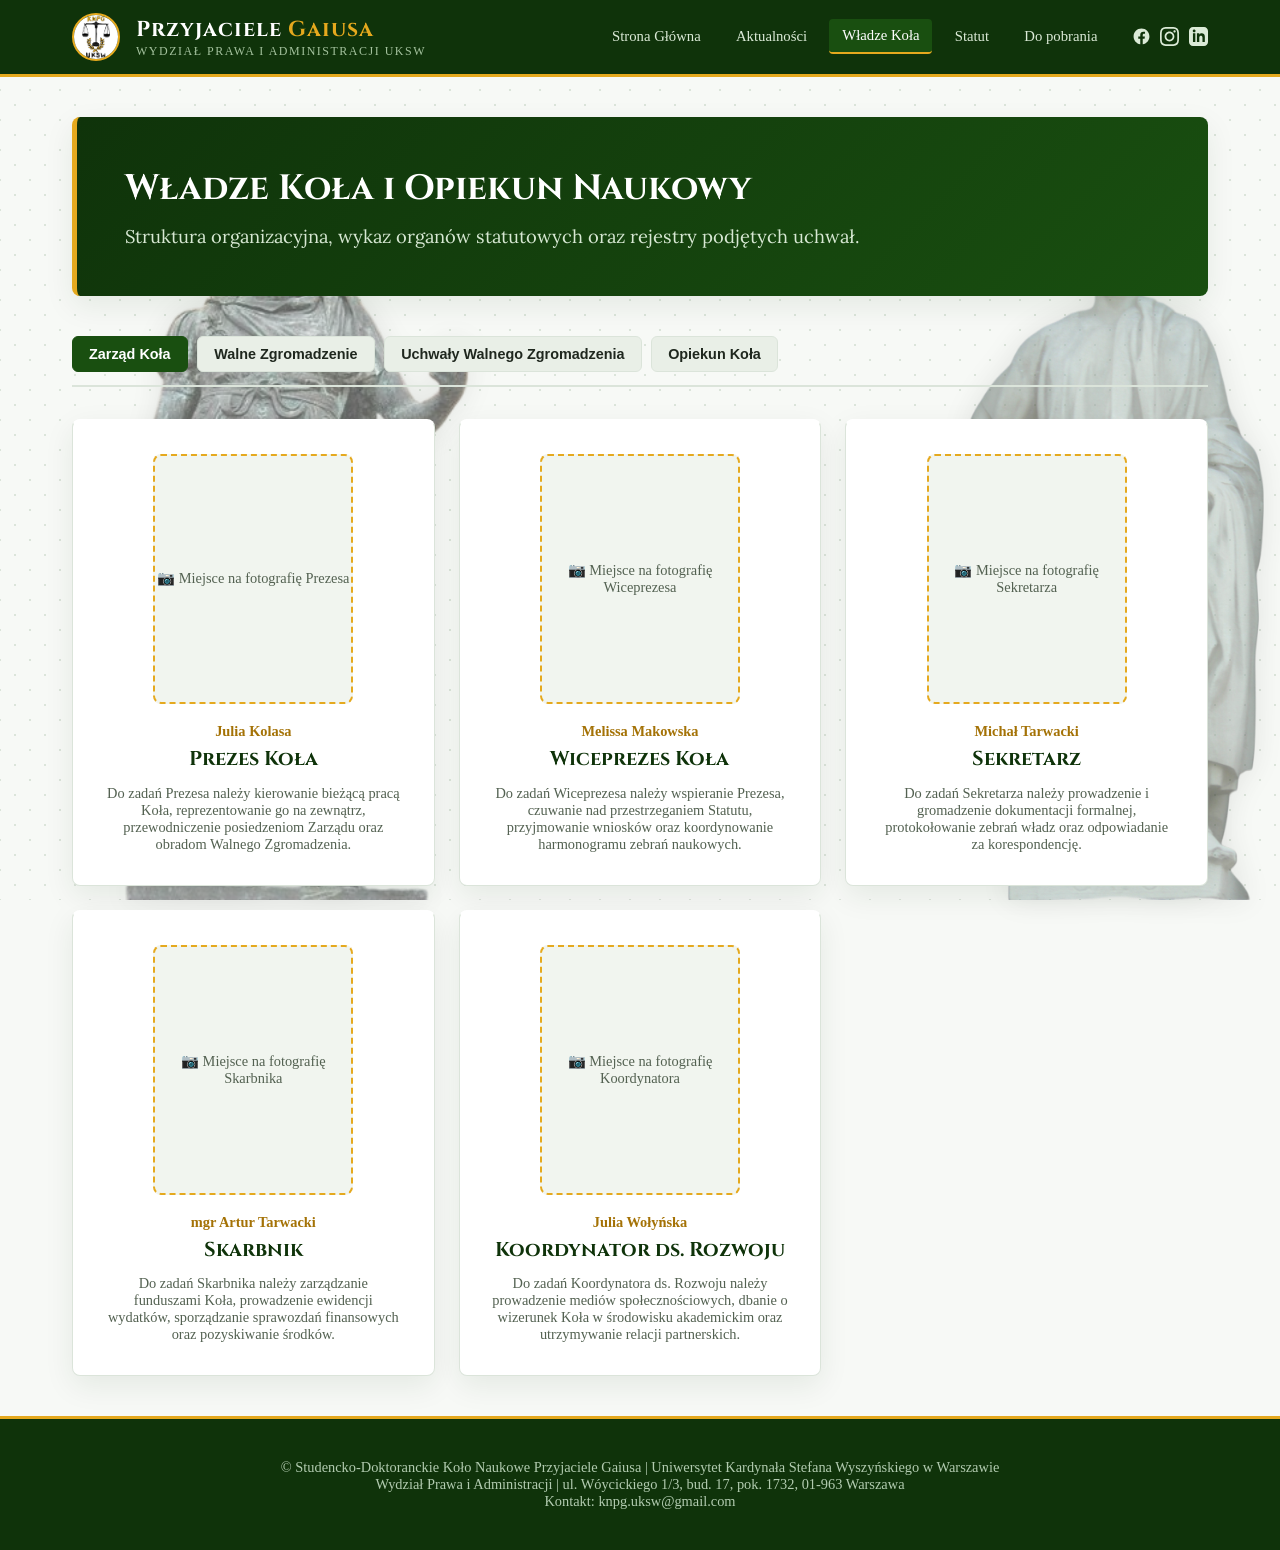
<file: wladze.html>
<!DOCTYPE html>
<html lang="pl">
<head>
    <meta charset="UTF-8">
    <meta name="viewport" content="width=device-width, initial-scale=1.0">
    <title>Koło Naukowe Przyjaciele Gaiusa | Władze Koła</title>
    <link rel="icon" type="image/jpeg" href="logo na insta.jpg">
    <link rel="preconnect" href="https://fonts.googleapis.com">
    <link rel="preconnect" href="https://fonts.gstatic.com" crossorigin>
    <link href="https://fonts.googleapis.com/css2?family=Cinzel:wght@600;700;800&family=Inter:wght@300;400;500;600&family=Lora:ital,wght@0,400;0,600;1,400&display=swap" rel="stylesheet">
    <link rel="stylesheet" href="style.css">
    <script src="components.js" defer></script>
</head>
<body>
    <img src="gaius.png" alt="Gaius Watermark" class="bg-watermark" onerror="this.style.display='none'">
    <img src="cezar.png" alt="Cesar Watermark" class="bg-watermark-left" onerror="this.style.display='none'">

    <site-header></site-header>

    <main>
        <div class="hero">
            <h2>Władze Koła i Opiekun Naukowy</h2>
            <p class="lead">Struktura organizacyjna, wykaz organów statutowych oraz rejestry podjętych uchwał.</p>
        </div>

        <div class="sub-nav">
            <button class="sub-link active" onclick="switchSubTab('sub-board')">Zarząd Koła</button>
            <button class="sub-link" onclick="switchSubTab('sub-assembly')">Walne Zgromadzenie</button>
            <button class="sub-link" onclick="switchSubTab('sub-assembly-resolutions')">Uchwały Walnego Zgromadzenia</button>
            <button class="sub-link" onclick="switchSubTab('sub-supervisor')">Opiekun Koła</button>
        </div>

        <!-- Zarząd -->
        <div id="sub-board" class="sub-tab-content active">
            <div class="grid-3">
                <div class="card person-card">
                    <div class="person-photo-frame">
                        <span class="role-desc">📷 Miejsce na fotografię Prezesa</span>
                    </div>
                    <div class="person-title">Julia Kolasa</div>
                    <h3>Prezes Koła</h3>
                    <p class="role-desc">Do zadań Prezesa należy kierowanie bieżącą pracą Koła, reprezentowanie go na zewnątrz, przewodniczenie posiedzeniom Zarządu oraz obradom Walnego Zgromadzenia.</p>
                </div>

                <div class="card person-card">
                    <div class="person-photo-frame">
                        <span class="role-desc">📷 Miejsce na fotografię Wiceprezesa</span>
                    </div>
                    <div class="person-title">Melissa Makowska</div>
                    <h3>Wiceprezes Koła</h3>
                    <p class="role-desc">Do zadań Wiceprezesa należy wspieranie Prezesa, czuwanie nad przestrzeganiem Statutu, przyjmowanie wniosków oraz koordynowanie harmonogramu zebrań naukowych.</p>
                </div>

                <div class="card person-card">
                    <div class="person-photo-frame">
                        <span class="role-desc">📷 Miejsce na fotografię Sekretarza</span>
                    </div>
                    <div class="person-title">Michał Tarwacki</div>
                    <h3>Sekretarz</h3>
                    <p class="role-desc">Do zadań Sekretarza należy prowadzenie i gromadzenie dokumentacji formalnej, protokołowanie zebrań władz oraz odpowiadanie za korespondencję.</p>
                </div>

                <div class="card person-card">
                    <div class="person-photo-frame">
                        <span class="role-desc">📷 Miejsce na fotografię Skarbnika</span>
                    </div>
                    <div class="person-title">mgr Artur Tarwacki</div>
                    <h3>Skarbnik</h3>
                    <p class="role-desc">Do zadań Skarbnika należy zarządzanie funduszami Koła, prowadzenie ewidencji wydatków, sporządzanie sprawozdań finansowych oraz pozyskiwanie środków.</p>
                </div>

                <div class="card person-card">
                    <div class="person-photo-frame">
                        <span class="role-desc">📷 Miejsce na fotografię Koordynatora</span>
                    </div>
                    <div class="person-title">Julia Wołyńska</div>
                    <h3>Koordynator ds. Rozwoju</h3>
                    <p class="role-desc">Do zadań Koordynatora ds. Rozwoju należy prowadzenie mediów społecznościowych, dbanie o wizerunek Koła w środowisku akademickim oraz utrzymywanie relacji partnerskich.</p>
                </div>
            </div>
        </div>

        <!-- Walne Zgromadzenie -->
        <div id="sub-assembly" class="sub-tab-content">
            <div class="card" style="margin-bottom: 2rem;">
                <span class="badge">Najwyższy Organ Stanowiący</span>
                <h3>Walne Zgromadzenie Członków</h3>
                <p style="margin-bottom: 1rem;">
                    Walne Zgromadzenie Członków jest najwyższą władzą Koła, w którym biorą udział wszyscy członkowie zwyczajni z głosem decydującym. Zwyczajne Zgromadzenie zwoływane jest co najmniej raz w roku.
                </p>
                <p class="role-desc">
                    Do kompetencji Zgromadzenia należy uchwalanie programu działania, wybór i odwoływanie władz Koła, rozpatrywanie sprawozdań rocznych, udzielanie absolutorium Zarządowi oraz podejmowanie uchwał o zmianie Statutu większością 2/3 głosów.
                </p>
            </div>

            <div class="card">
                <span class="badge gold">Rejestr Posiedzeń</span>
                <h3>Wykaz dotychczasowych Walnych Zgromadzeń</h3>
                <p class="role-desc" style="margin-bottom: 1.5rem;">
                    Zestawienie przeprowadzonych posiedzeń Walnego Zgromadzenia Członków Koła Naukowego Przyjaciele Gaiusa.
                </p>

                <table class="download-table">
                    <thead>
                        <tr>
                            <th style="width: 150px;">Data posiedzenia</th>
                            <th style="width: 170px;">Tryb zgromadzenia</th>
                            <th>Miejsce obrad</th>
                            <th>Główny przedmiot obrad</th>
                        </tr>
                    </thead>
                    <tbody>
                        <tr>
                            <td class="date"><strong>06.10.2026</strong></td>
                            <td><span class="badge">Zwyczajne</span></td>
                            <td>Online</td>
                            <td>
                                <strong>IV Zwyczajne Walne Zgromadzenie Sprawozdawcze</strong>
                                <div class="role-desc">Przyjęcie sprawozdania rocznego Zarządu, udzielenie absolutorium oraz wybór członków nowego zarządu.</div>
                            </td>
                        </tr>
                        <tr>
                            <td class="date"><strong>07.10.2025</strong></td>
                            <td><span class="badge">Zwyczajne</span></td>
                            <td>Kampus Wójcickiego</td>
                            <td>
                                <strong>III Zwyczajne Walne Zgromadzenie Sprawozdawcze</strong>
                                <div class="role-desc">Przyjęcie sprawozdania rocznego Zarządu, udzielenie absolutorium oraz wybór członków nowego zarządu.</div>
                            </td>
                        </tr>
                        <tr>
                            <td class="date"><strong>20.10.2024</strong></td>
                            <td><span class="badge">Zwyczajne</span></td>
                            <td>Kampus Wójcickiego</td>
                            <td>
                                <strong>II Zwyczajne Walne Zgromadzenie Sprawozdawcze</strong>
                                <div class="role-desc">Przyjęcie sprawozdania rocznego Zarządu, udzielenie absolutorium oraz wybór członków nowego zarządu.</div>
                            </td>
                        </tr>
                        <tr>
                            <td class="date"><strong>30.11.2023</strong></td>
                            <td><span class="badge">Zwyczajne</span></td>
                            <td>Kampus Wójcickiego</td>
                            <td>
                                <strong>I Zwyczajne Walne Zgromadzenie Sprawozdawcze</strong>
                                <div class="role-desc">Przyjęcie sprawozdania rocznego Zarządu, udzielenie absolutorium oraz wybór członków nowego zarządu.</div>
                            </td>
                        </tr>
                    </tbody>
                </table>
            </div>
        </div>

<!-- Uchwały Walnego Zgromadzenia -->
        <div id="sub-assembly-resolutions" class="sub-tab-content">
            <table class="resolution-list">
                <thead>
                    <tr>
                        <th style="width: 140px;">Nr Uchwały</th>
                        <th style="width: 130px;">Data</th>
                        <th>Przedmiot Uchwały</th>
                        <th style="width: 120px;">Plik</th>
                    </tr>
                </thead>
                <tbody>
                    <!-- Uchwały 2026 -->
                    <tr>
                        <td><strong>7/2026</strong></td>
                        <td class="date">2026-10-06</td>
                        <td>
                            <strong>Uchwała w sprawie wyboru Koordynatora ds. rozwoju Koła Naukowego Przyjaciele Gaiusa</strong>
                            <div class="role-desc">Wybór Koordynatora ds. rozwoju Koła</div>
                        </td>
                        <td><a href="uchwaly/uchwala726.pdf" class="btn-download">Pobierz PDF</a></td>
                    </tr>
                    <tr>
                        <td><strong>6/2026</strong></td>
                        <td class="date">2026-10-06</td>
                        <td>
                            <strong>Uchwała w sprawie wyboru Skarbnika Koła Naukowego Przyjaciele Gaiusa</strong>
                            <div class="role-desc">Wybór Skarbnika Koła</div>
                        </td>
                        <td><a href="uchwaly/uchwala626.pdf" class="btn-download">Pobierz PDF</a></td>
                    </tr>
                    <tr>
                        <td><strong>5/2026</strong></td>
                        <td class="date">2026-10-06</td>
                        <td>
                            <strong>Uchwała w sprawie wyboru Sekretarza Koła Naukowego Przyjaciele Gaiusa</strong>
                            <div class="role-desc">Wybór Sekretarza Koła</div>
                        </td>
                        <td><a href="uchwaly/uchwala526.pdf" class="btn-download">Pobierz PDF</a></td>
                    </tr>
                    <tr>
                        <td><strong>4/2026</strong></td>
                        <td class="date">2026-10-06</td>
                        <td>
                            <strong>Uchwała w sprawie wyboru Wiceprezesa Koła Naukowego Przyjaciele Gaiusa</strong>
                            <div class="role-desc">Wybór Wiceprezesa Koła</div>
                        </td>
                        <td><a href="uchwaly/uchwala426.pdf" class="btn-download">Pobierz PDF</a></td>
                    </tr>
                    <tr>
                        <td><strong>3/2026</strong></td>
                        <td class="date">2026-10-06</td>
                        <td>
                            <strong>Uchwała w sprawie wyboru Prezesa Koła Naukowego Przyjaciele Gaiusa</strong>
                            <div class="role-desc">Wybór Prezesa Koła</div>
                        </td>
                        <td><a href="uchwaly/uchwala326.pdf" class="btn-download">Pobierz PDF</a></td>
                    </tr>
                    <tr>
                        <td><strong>2/2026</strong></td>
                        <td class="date">2026-10-06</td>
                        <td>
                            <strong>Uchwała w sprawie udzielenia absolutorium Zarządowi Koła</strong>
                            <div class="role-desc">Udzielenie absolutorium Zarządowi Koła za kadencję 2025-2026</div>
                        </td>
                        <td><a href="uchwaly/uchwala226.pdf" class="btn-download">Pobierz PDF</a></td>
                    </tr>
                    <tr>
                        <td><strong>1/2026</strong></td>
                        <td class="date">2026-10-06</td>
                        <td>
                            <strong>Uchwała w sprawie zmiany statutu Koła Naukowego Przyjaciele Gaiusa</strong>
                            <div class="role-desc">Zmiana statutu Koła Naukowego Przyjaciele Gaiusa</div>
                        </td>
                        <td><a href="uchwaly/uchwala126.pdf" class="btn-download">Pobierz PDF</a></td>
                    </tr>

                    <!-- Uchwały 2025 -->
                    <tr>
                        <td><strong>5/2025</strong></td>
                        <td class="date">2025-10-07</td>
                        <td>
                            <strong>Uchwała w sprawie wyboru Koordynatora ds. rozwoju Koła Naukowego Przyjaciele Gaiusa</strong>
                            <div class="role-desc">Wybór Koordynatora ds. rozwoju Koła</div>
                        </td>
                        <td><a href="uchwaly/uchwala525.pdf" class="btn-download">Pobierz PDF</a></td>
                    </tr>
                    <tr>
                        <td><strong>4/2025</strong></td>
                        <td class="date">2025-10-07</td>
                        <td>
                            <strong>Uchwała w sprawie wyboru Skarbnika Koła Naukowego Przyjaciele Gaiusa</strong>
                            <div class="role-desc">Wybór Skarbnika Koła</div>
                        </td>
                        <td><a href="uchwaly/uchwala425.pdf" class="btn-download">Pobierz PDF</a></td>
                    </tr>
                    <tr>
                        <td><strong>3/2025</strong></td>
                        <td class="date">2025-10-07</td>
                        <td>
                            <strong>Uchwała w sprawie wyboru Sekretarza Koła Naukowego Przyjaciele Gaiusa</strong>
                            <div class="role-desc">Wybór Sekretarza Koła</div>
                        </td>
                        <td><a href="uchwaly/uchwala325.pdf" class="btn-download">Pobierz PDF</a></td>
                    </tr>
                    <tr>
                        <td><strong>2/2025</strong></td>
                        <td class="date">2025-10-07</td>
                        <td>
                            <strong>Uchwała w sprawie wyboru Wiceprezesa Koła Naukowego Przyjaciele Gaiusa</strong>
                            <div class="role-desc">Wybór Wiceprezesa Koła</div>
                        </td>
                        <td><a href="uchwaly/uchwala225.pdf" class="btn-download">Pobierz PDF</a></td>
                    </tr>
                    <tr>
                        <td><strong>1/2025</strong></td>
                        <td class="date">2025-10-07</td>
                        <td>
                            <strong>Uchwała w sprawie wyboru Prezesa Koła Naukowego Przyjaciele Gaiusa</strong>
                            <div class="role-desc">Wybór Prezesa Koła</div>
                        </td>
                        <td><a href="uchwaly/uchwala125.pdf" class="btn-download">Pobierz PDF</a></td>
                    </tr>

                    <!-- Uchwały 2024 -->
                    <tr>
                        <td><strong>5/2024</strong></td>
                        <td class="date">2024-10-20</td>
                        <td>
                            <strong>Uchwała w sprawie wyboru Koordynatora ds. rozwoju Koła Naukowego Przyjaciele Gaiusa</strong>
                            <div class="role-desc">Wybór Koordynatora ds. rozwoju Koła</div>
                        </td>
                        <td><a href="uchwaly/uchwala524.pdf" class="btn-download">Pobierz PDF</a></td>
                    </tr>
                    <tr>
                        <td><strong>4/2024</strong></td>
                        <td class="date">2024-10-20</td>
                        <td>
                            <strong>Uchwała w sprawie wyboru Skarbnika Koła Naukowego Przyjaciele Gaiusa</strong>
                            <div class="role-desc">Wybór Skarbnika Koła</div>
                        </td>
                        <td><a href="uchwaly/uchwala424.pdf" class="btn-download">Pobierz PDF</a></td>
                    </tr>
                    <tr>
                        <td><strong>3/2024</strong></td>
                        <td class="date">2024-10-20</td>
                        <td>
                            <strong>Uchwała w sprawie wyboru Sekretarza Koła Naukowego Przyjaciele Gaiusa</strong>
                            <div class="role-desc">Wybór Sekretarza Koła</div>
                        </td>
                        <td><a href="uchwaly/uchwala324.pdf" class="btn-download">Pobierz PDF</a></td>
                    </tr>
                    <tr>
                        <td><strong>2/2024</strong></td>
                        <td class="date">2024-10-20</td>
                        <td>
                            <strong>Uchwała w sprawie wyboru Wiceprezesa Koła Naukowego Przyjaciele Gaiusa</strong>
                            <div class="role-desc">Wybór Wiceprezesa Koła</div>
                        </td>
                        <td><a href="uchwaly/uchwala224.pdf" class="btn-download">Pobierz PDF</a></td>
                    </tr>
                    <tr>
                        <td><strong>1/2024</strong></td>
                        <td class="date">2024-10-20</td>
                        <td>
                            <strong>Uchwała w sprawie wyboru Prezesa Koła Naukowego Przyjaciele Gaiusa</strong>
                            <div class="role-desc">Wybór Prezesa Koła</div>
                        </td>
                        <td><a href="uchwaly/uchwala124.pdf" class="btn-download">Pobierz PDF</a></td>
                    </tr>

                    <!-- Uchwały 2023 -->
                    <tr>
                        <td><strong>5/2023</strong></td>
                        <td class="date">2023-11-30</td>
                        <td>
                            <strong>Uchwała w sprawie wyboru Koordynatora ds. rozwoju Koła Naukowego Przyjaciele Gaiusa</strong>
                            <div class="role-desc">Wybór Koordynatora ds. rozwoju Koła</div>
                        </td>
                        <td><a href="uchwaly/uchwala523.pdf" class="btn-download">Pobierz PDF</a></td>
                    </tr>
                    <tr>
                        <td><strong>4/2023</strong></td>
                        <td class="date">2023-11-30</td>
                        <td>
                            <strong>Uchwała w sprawie wyboru Skarbnika Koła Naukowego Przyjaciele Gaiusa</strong>
                            <div class="role-desc">Wybór Skarbnika Koła</div>
                        </td>
                        <td><a href="uchwaly/uchwala423.pdf" class="btn-download">Pobierz PDF</a></td>
                    </tr>
                    <tr>
                        <td><strong>3/2023</strong></td>
                        <td class="date">2023-11-30</td>
                        <td>
                            <strong>Uchwała w sprawie wyboru Sekretarza Koła Naukowego Przyjaciele Gaiusa</strong>
                            <div class="role-desc">Wybór Sekretarza Koła</div>
                        </td>
                        <td><a href="uchwaly/uchwala323.pdf" class="btn-download">Pobierz PDF</a></td>
                    </tr>
                    <tr>
                        <td><strong>2/2023</strong></td>
                        <td class="date">2023-11-30</td>
                        <td>
                            <strong>Uchwała w sprawie wyboru Wiceprezesa Koła Naukowego Przyjaciele Gaiusa</strong>
                            <div class="role-desc">Wybór Wiceprezesa Koła</div>
                        </td>
                        <td><a href="uchwaly/uchwala223.pdf" class="btn-download">Pobierz PDF</a></td>
                    </tr>
                    <tr>
                        <td><strong>1/2023</strong></td>
                        <td class="date">2023-11-30</td>
                        <td>
                            <strong>Uchwała w sprawie wyboru Prezesa Koła Naukowego Przyjaciele Gaiusa</strong>
                            <div class="role-desc">Wybór Prezesa Koła</div>
                        </td>
                        <td><a href="uchwaly/uchwala123.pdf" class="btn-download">Pobierz PDF</a></td>
                    </tr>
                </tbody>
            </table>
        </div>

        <!-- Opiekun -->
        <div id="sub-supervisor" class="sub-tab-content">
            <div class="card person-card" style="max-width: 550px; margin: 0 auto;">
                <div class="person-photo-frame" style="width: 220px; height: 270px;">
                    <span class="role-desc">📷 Miejsce na fotografię Opiekuna Naukowego</span>
                </div>
                <div class="person-title">Prof. dr hab. Anna Tarwacka</div>
                <h3>Opiekun Naukowy Koła</h3>
                <p class="role-desc" style="margin-top: 0.8rem;">
                Do zadań Opiekuna Koła należy sprawowanie stałej opieki nad naukowo-merytoryczną sferą działalności Koła, opiniowanie planów prac i wniosków o dofinansowanie, dysponowanie głosem doradczym we wszystkich sprawach oraz reprezentowanie Koła wobec organów Uczelni.
                </p>
            </div>
        </div>
    </main>

    <site-footer></site-footer>

    <script>
        function switchSubTab(subTabId) {
            // Ukrycie wszystkich zakładek i odznaczenie przycisków
            document.querySelectorAll('.sub-tab-content').forEach(tab => tab.classList.remove('active'));
            document.querySelectorAll('.sub-link').forEach(btn => btn.classList.remove('active'));

            const target = document.getElementById(subTabId);
            if (target) {
                target.classList.add('active');
                // Aktualizacja kotwicy w pasku adresu (bez niepotrzebnego skakania po stronie)
                if (history.replaceState) {
                    history.replaceState(null, null, '#' + subTabId);
                } else {
                    location.hash = subTabId;
                }
            }

            const btn = Array.from(document.querySelectorAll('.sub-link')).find(b => {
                const attr = b.getAttribute('onclick');
                return attr && attr.includes(subTabId);
            });
            if (btn) btn.classList.add('active');
        }

        // Przy załadowaniu/odświeżeniu sprawdzamy, czy w URL jest kotwica (np. #sub-assembly-resolutions)
        window.addEventListener('DOMContentLoaded', () => {
            const hash = window.location.hash.replace('#', '');
            const allowedTabs = ['sub-board', 'sub-assembly', 'sub-assembly-resolutions', 'sub-supervisor'];

            if (hash && allowedTabs.includes(hash)) {
                switchSubTab(hash);
            }
        });

        // Obsługa kliknięcia "Wstecz" / "Dalej" w przeglądarce
        window.addEventListener('hashchange', () => {
            const hash = window.location.hash.replace('#', '');
            if (hash) {
                switchSubTab(hash);
            }
        });
    </script>
</body>
</html>
</file>
<file: style.css>
site-header {
    display: block;
    position: sticky;
    top: 0;
    z-index: 1000;
}

site-footer {
    display: block;
}
:root {
    --primary: #194f10;
    --primary-light: #246a18;
    --primary-dark: #0f330a;
    --accent: #e5a91e;
    --accent-hover: #cca018;
    --bg-light: #f7f9f6;
    --surface: #ffffff;
    --text-main: #1f271e;
    --text-muted: #536151;
    --border: #dbe4da;
    --shadow: 0 10px 30px rgba(15, 51, 10, 0.08);
}

* {
    box-sizing: border-box;
    margin: 0;
    padding: 0;
}

body {
    background-color: var(--bg-light); /* */
    background-image: 
        radial-gradient(var(--border) 0.75px, transparent 0.75px),
        radial-gradient(var(--border) 0.75px, var(--bg-light) 0.75px); /* */
    background-size: 30px 30px;
    background-position: 0 0, 15px 15px;
    background-attachment: fixed;
}

.bg-latin-quote {
    position: fixed;
    left: 2vw;
    bottom: 4vh;
    font-family: 'Cinzel', serif; /*[cite: 1] */
    font-size: 2.8rem;
    line-height: 1.2;
    color: var(--primary-dark); /*[cite: 1] */
    opacity: 0.035;
    pointer-events: none;
    z-index: 0;
    max-width: 450px;
    user-select: none;
}

/* Znak wodny w tle: sylwetka Gaiusa o widoczności 60% */
.bg-watermark {
    position: fixed;
    right: -20px;
    bottom: 0;
    height: 85vh;
    max-height: 850px;
    width: auto;
    opacity: 0.6;
    pointer-events: none;
    z-index: 0;
    filter: drop-shadow(0 0 15px rgba(0, 0, 0, 0.15));
}

/* Znak wodny w tle: Cezar po lewej stronie w odbiciu lustrzanym */
.bg-watermark-left {
    position: fixed;
    left: -20px;
    bottom: 0;
    height: 85vh;
    max-height: 850px;
    width: auto;
    opacity: 0.6;
    pointer-events: none;
    z-index: 0;
    filter: drop-shadow(0 0 15px rgba(0, 0, 0, 0.15));
    transform: scaleX(-1); /* Odwrócenie w stronę środka ekranu */
}

@media (max-width: 820px) {
    .bg-watermark-left { display: none; }
}

header {
    background-color: var(--primary-dark);
    color: var(--surface);
    border-bottom: 3px solid var(--accent);
    position: sticky;
    top: 0;
    z-index: 1000;
}

.header-container {
    max-width: 1200px;
    margin: 0 auto;
    padding: 0.8rem 2rem;
    display: flex;
    justify-content: space-between;
    align-items: center;
}

.brand-wrapper {
    display: flex;
    align-items: center;
    gap: 1rem;
    text-decoration: none;
}

.nav-logo {
    width: 48px;
    height: 48px;
    border-radius: 50%;
    border: 2px solid var(--accent);
    object-fit: cover;
}

.brand h1 {
    font-family: 'Cinzel', serif;
    font-size: 1.35rem;
    letter-spacing: 1px;
    color: var(--surface);
}

.brand span {
    color: var(--accent);
}

.brand p {
    font-size: 0.75rem;
    text-transform: uppercase;
    letter-spacing: 1.5px;
    color: #a4c29e;
}

nav ul {
    display: flex;
    list-style: none;
    gap: 0.6rem;
    align-items: center;
}

nav a.nav-link {
    text-decoration: none;
    color: #dbead7;
    font-size: 0.92rem;
    font-weight: 500;
    padding: 0.5rem 0.8rem;
    border-radius: 4px;
    transition: all 0.25s ease;
    display: inline-block;
}

nav a.nav-link:hover {
    color: var(--accent);
}

nav a.nav-link.active {
    color: #ffffff;
    background-color: var(--primary);
    border-bottom: 2px solid var(--accent);
}

main {
    max-width: 1200px;
    margin: 2.5rem auto;
    padding: 0 2rem;
    min-height: calc(100vh - 280px);
    position: relative;
    z-index: 1;
}

.hero {
    background: linear-gradient(135deg, var(--primary-dark) 0%, var(--primary) 100%);
    color: var(--surface);
    padding: 3rem;
    border-radius: 8px;
    margin-bottom: 2.5rem;
    box-shadow: var(--shadow);
    border-left: 5px solid var(--accent);
}

.hero h2 {
    font-family: 'Cinzel', serif;
    font-size: 2.2rem;
    margin-bottom: 0.8rem;
    color: #ffffff;
}

.hero p.lead {
    font-family: 'Lora', serif;
    font-size: 1.15rem;
    color: #d7e8d3;
    max-width: 820px;
}

.hero-with-logo {
    display: flex;
    align-items: center;
    justify-content: space-between;
    gap: 2.5rem;
}

.logo-showcase {
    flex-shrink: 0;
    width: 250px;
    height: 250px;
    background-color: #ffffff;
    border: 4px solid var(--accent);
    border-radius: 12px;
    overflow: hidden;
    display: flex;
    align-items: center;
    justify-content: center;
    box-shadow: 0 12px 25px rgba(0, 0, 0, 0.25);
}

.logo-showcase img {
    width: 100%;
    height: 100%;
    object-fit: cover;
}

.sub-nav {
    display: flex;
    flex-wrap: wrap;
    gap: 0.6rem;
    margin-bottom: 2rem;
    border-bottom: 2px solid var(--border);
    padding-bottom: 0.8rem;
}

.sub-link {
    background: #e9efe7;
    border: 1px solid var(--border);
    color: var(--text-main);
    padding: 0.55rem 1rem;
    font-size: 0.9rem;
    font-weight: 600;
    border-radius: 6px;
    cursor: pointer;
    transition: all 0.2s ease;
}

.sub-link:hover {
    background: #d6e4d3;
    color: var(--primary-dark);
}

.sub-link.active {
    background: var(--primary);
    color: #ffffff;
    border-color: var(--primary);
}

.sub-tab-content {
    display: none;
    animation: fadeIn 0.3s ease-in-out;
}

.sub-tab-content.active {
    display: block;
}

@keyframes fadeIn {
    from { opacity: 0; transform: translateY(8px); }
    to { opacity: 1; transform: translateY(0); }
}

.grid-2 {
    display: grid;
    grid-template-columns: repeat(auto-fit, minmax(320px, 1fr));
    gap: 2rem;
    margin-bottom: 2.5rem;
}

.grid-3 {
    display: grid;
    grid-template-columns: repeat(auto-fit, minmax(280px, 1fr));
    gap: 1.5rem;
    margin-bottom: 2.5rem;
}

.card {
    background-color: var(--surface);
    padding: 2rem;
    border-radius: 8px;
    box-shadow: var(--shadow);
    border: 1px solid var(--border);
    border-top: 3px solid transparent;
    transition: transform 0.2s ease, border-top-color 0.2s ease;
}

.card:hover {
    transform: translateY(-3px);
    border-top-color: var(--accent);
}

.card h3 {
    font-family: 'Cinzel', serif;
    color: var(--primary-dark);
    margin-bottom: 0.8rem;
    font-size: 1.25rem;
}

.person-card {
    display: flex;
    flex-direction: column;
    align-items: center;
    text-align: center;
}

.person-photo-frame {
    width: 200px;
    height: 250px;
    border: 2px dashed var(--accent);
    background: #f1f5ef;
    border-radius: 8px;
    margin-bottom: 1.2rem;
    display: flex;
    flex-direction: column;
    align-items: center;
    justify-content: center;
    color: var(--text-muted);
    font-size: 0.82rem;
    overflow: hidden;
}

.news-card {
    padding: 0;
    overflow: hidden;
    display: flex;
    flex-direction: column;
}

.news-thumb {
    width: 100%;
    height: 190px;
    object-fit: cover;
    background-color: #dce7db;
    border-bottom: 2px solid var(--accent);
}

.news-body {
    padding: 1.5rem;
    display: flex;
    flex-direction: column;
    flex-grow: 1;
}

.news-actions {
    margin-top: auto;
    padding-top: 1rem;
    display: flex;
    justify-content: space-between;
    align-items: center;
}

.btn-link {
    color: var(--primary);
    font-weight: 600;
    text-decoration: none;
    font-size: 0.9rem;
    cursor: pointer;
    background: none;
    border: none;
}

.btn-link:hover {
    color: var(--accent-hover);
    text-decoration: underline;
}

.download-table,
.resolution-list {
    width: 100%;
    border-collapse: collapse;
    background: var(--surface);
    border-radius: 8px;
    overflow: hidden;
    box-shadow: var(--shadow);
    border: 1px solid var(--border);
    margin-bottom: 2rem;
}

.download-table th,
.download-table td,
.resolution-list th,
.resolution-list td {
    padding: 1.1rem 1.4rem;
    text-align: left;
    border-bottom: 1px solid var(--border);
}

.download-table th,
.resolution-list th {
    background-color: var(--primary-dark);
    color: #ffffff;
    font-family: 'Cinzel', serif;
    font-size: 0.9rem;
}

.download-table tr:hover td,
.resolution-list tr:hover td {
    background-color: #f3f7f2;
}

.btn-download {
    display: inline-block;
    padding: 0.45rem 1rem;
    background: var(--primary);
    color: #fff !important;
    text-decoration: none;
    border-radius: 4px;
    font-size: 0.85rem;
    font-weight: 500;
    border: none;
    cursor: pointer;
    transition: background 0.2s;
}

.btn-download:hover {
    background: var(--primary-light);
}

.badge {
    display: inline-block;
    background: #eaf1e8;
    color: var(--primary);
    font-size: 0.75rem;
    font-weight: 600;
    padding: 0.25rem 0.65rem;
    border-radius: 4px;
    margin-bottom: 0.8rem;
    text-transform: uppercase;
}

.badge.gold {
    background: rgba(229, 169, 30, 0.18);
    color: #996e05;
}

.date {
    font-size: 0.85rem;
    color: var(--text-muted);
    margin-bottom: 0.5rem;
}

.person-title {
    color: #a47206;
    font-size: 0.9rem;
    font-weight: 600;
    margin-bottom: 0.3rem;
}

.role-desc {
    font-size: 0.9rem;
    color: var(--text-muted);
}

.statute-container {
    background: var(--surface);
    padding: 3.5rem;
    border-radius: 8px;
    border: 1px solid var(--border);
    box-shadow: var(--shadow);
    max-width: 900px;
    margin: 0 auto;
    font-family: 'Lora', serif;
    line-height: 1.8;
}

.statute-container h2 {
    font-family: 'Cinzel', serif;
    text-align: center;
    color: var(--primary-dark);
    margin-bottom: 0.5rem;
}

.statute-meta {
    text-align: center;
    font-size: 0.95rem;
    color: var(--text-muted);
    margin-bottom: 2.5rem;
    padding-bottom: 1.5rem;
    border-bottom: 2px solid var(--accent);
}

.statute-container h3 {
    font-family: 'Cinzel', serif;
    text-align: center;
    margin: 2rem 0 1rem 0;
    color: var(--primary);
}

.statute-container p.par {
    font-weight: bold;
    margin-top: 1.5rem;
    margin-bottom: 0.4rem;
    color: var(--primary-dark);
}

.statute-container ol, 
.statute-container ul {
    margin-left: 1.8rem;
    margin-bottom: 1rem;
}

footer {
    background-color: var(--primary-dark);
    color: #b2cbb0;
    padding: 2.5rem 2rem;
    border-top: 3px solid var(--accent);
    font-size: 0.9rem;
    text-align: center;
    position: relative;
    z-index: 1;
}

@media (max-width: 820px) {
    .bg-watermark { display: none; }
    .hero-with-logo { flex-direction: column-reverse; text-align: center; }
    .logo-showcase { width: 180px; height: 180px; margin: 0 auto; }
    .header-container { flex-direction: column; gap: 1rem; align-items: flex-start; }
    nav ul { flex-wrap: wrap; }
    .statute-container { padding: 1.5rem; }
}
/* Style strony pojedynczego wydarzenia i galerii */
.event-single-article {
    padding: 2.5rem;
}

.event-banner {
    width: 100%;
    aspect-ratio: 16 / 9;
    max-height: 440px;
    border-radius: 6px;
    overflow: hidden;
    margin-bottom: 2rem;
    border-bottom: 3px solid var(--accent);
    background-color: #0f330a; /* Tło pod grafikę zanim się załaduje */
}

.event-banner img {
    width: 100%;
    height: 100%;
    object-fit: cover; /* Wypełnia kadr bez deformacji */
    object-position: center center; /* Kadruje do środka (można zmienić na center top) */
    display: block;
}

/* Nowy, elegancki nagłówek i metadane wydarzenia */
.event-header-box {
    margin-bottom: 2rem;
    padding-bottom: 1.5rem;
    border-bottom: 2px solid var(--border);
}

.event-meta-top {
    display: flex;
    flex-wrap: wrap;
    align-items: center;
    gap: 0.8rem 1.4rem;
    margin-bottom: 1rem;
}

.event-meta-top .badge {
    margin-bottom: 0;
    font-size: 0.8rem;
    letter-spacing: 0.5px;
}

.meta-tag {
    display: inline-flex;
    align-items: center;
    gap: 0.4rem;
    font-size: 0.88rem;
    color: var(--text-muted);
    font-weight: 500;
}

.meta-icon {
    font-size: 0.95rem;
    opacity: 0.85;
}

.event-header-box h2 {
    font-family: 'Cinzel', serif;
    color: var(--primary-dark);
    font-size: 2.2rem;
    line-height: 1.25;
    letter-spacing: 0.5px;
    margin: 0.5rem 0 0 0;
}

@media (max-width: 768px) {
    .event-header-box h2 {
        font-size: 1.6rem;
    }
    .event-meta-top {
        gap: 0.6rem 1rem;
    }
}

.event-body-text {
    font-size: 1.05rem;
    line-height: 1.85;
    color: var(--text-main);
    border-bottom: 1px solid var(--border);
    padding-bottom: 2rem;
    margin-bottom: 2.5rem;
}

.event-body-text p {
    margin-bottom: 1.2rem;
}

.event-gallery-section h3 {
    font-family: 'Cinzel', serif;
    color: var(--primary-dark);
    font-size: 1.4rem;
    margin-bottom: 1.5rem;
}

.event-gallery-grid {
    display: grid;
    grid-template-columns: repeat(auto-fit, minmax(260px, 1fr));
    gap: 1.2rem;
}

.gallery-item {
    border-radius: 6px;
    overflow: hidden;
    border: 2px solid var(--border);
    box-shadow: 0 4px 12px rgba(0, 0, 0, 0.05);
    transition: transform 0.2s ease, border-color 0.2s ease;
    aspect-ratio: 4 / 3;
    height: auto; /* Zastępuje sztywne height: 200px */
}

.gallery-item img {
    width: 100%;
    height: 100%;
    object-fit: cover;
    object-position: center;
    display: block;
}

.gallery-item:hover {
    transform: scale(1.02);
    border-color: var(--accent);
}
</file>
